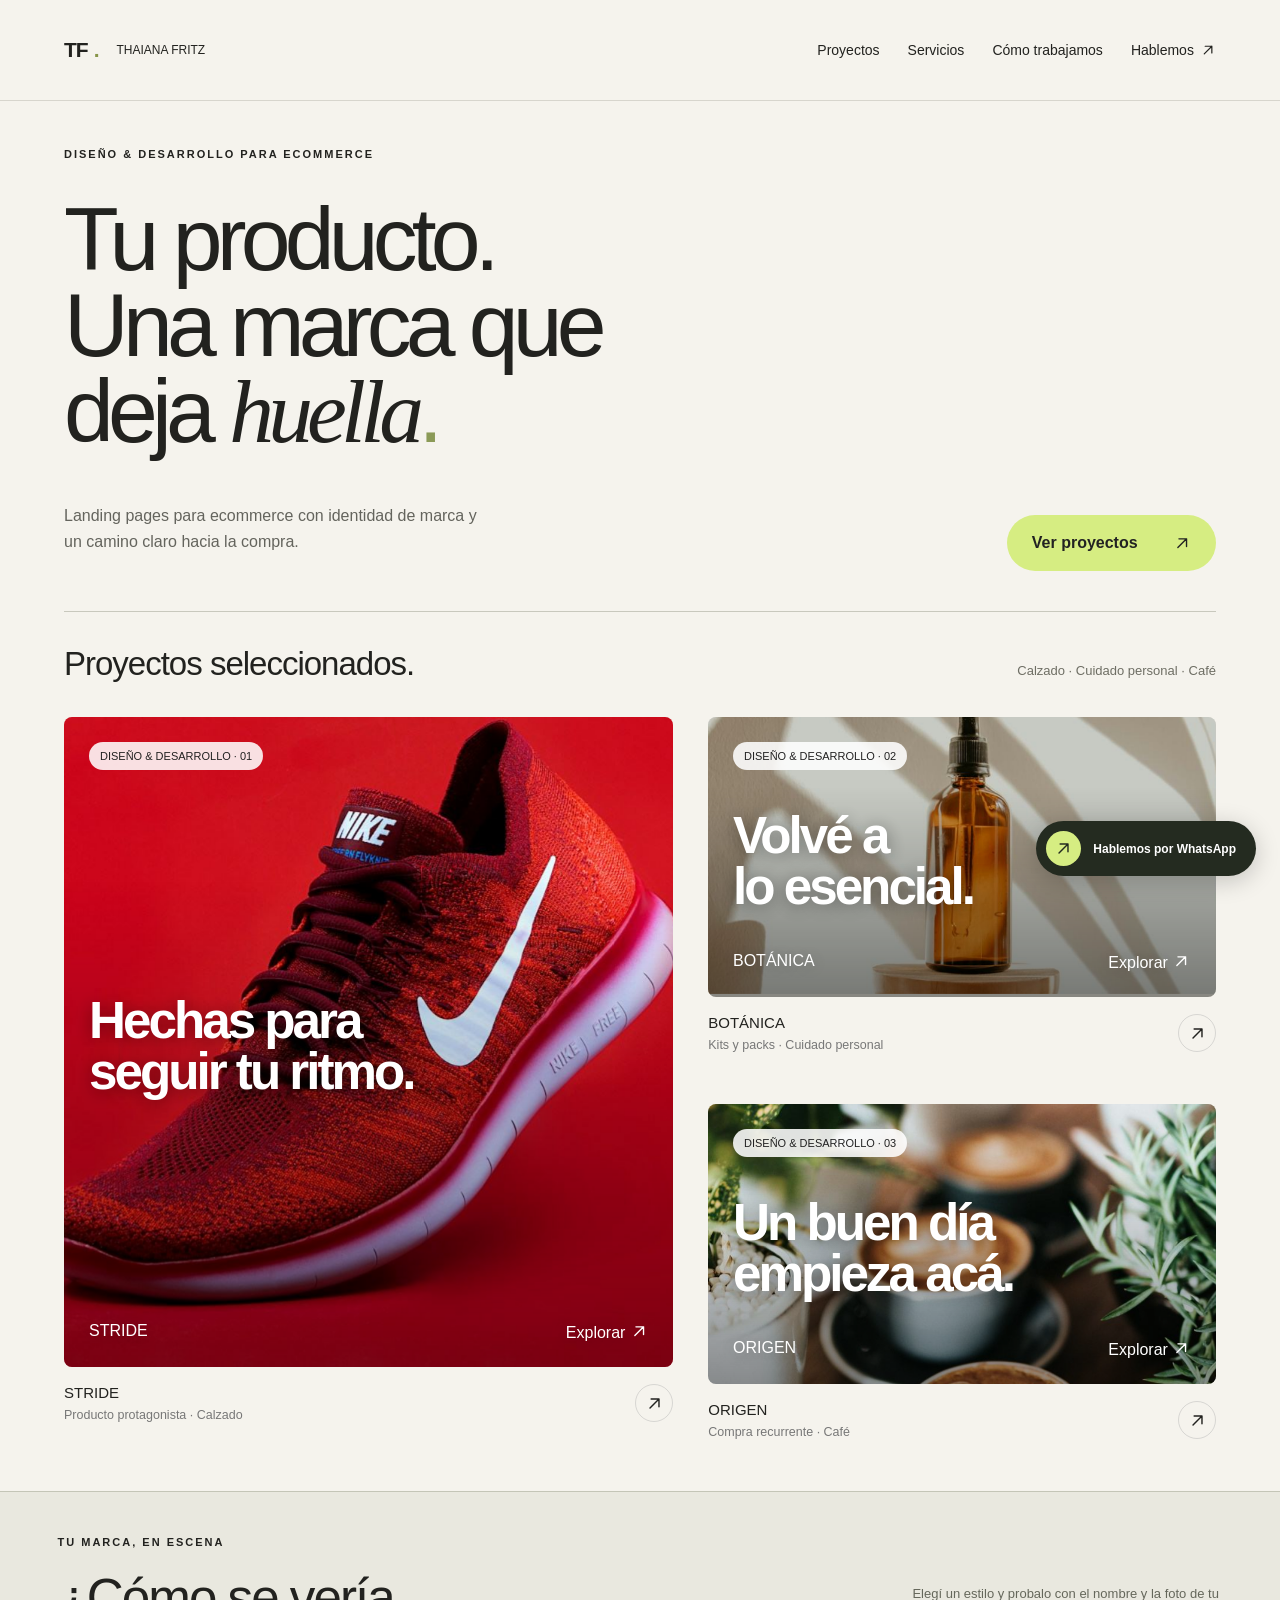
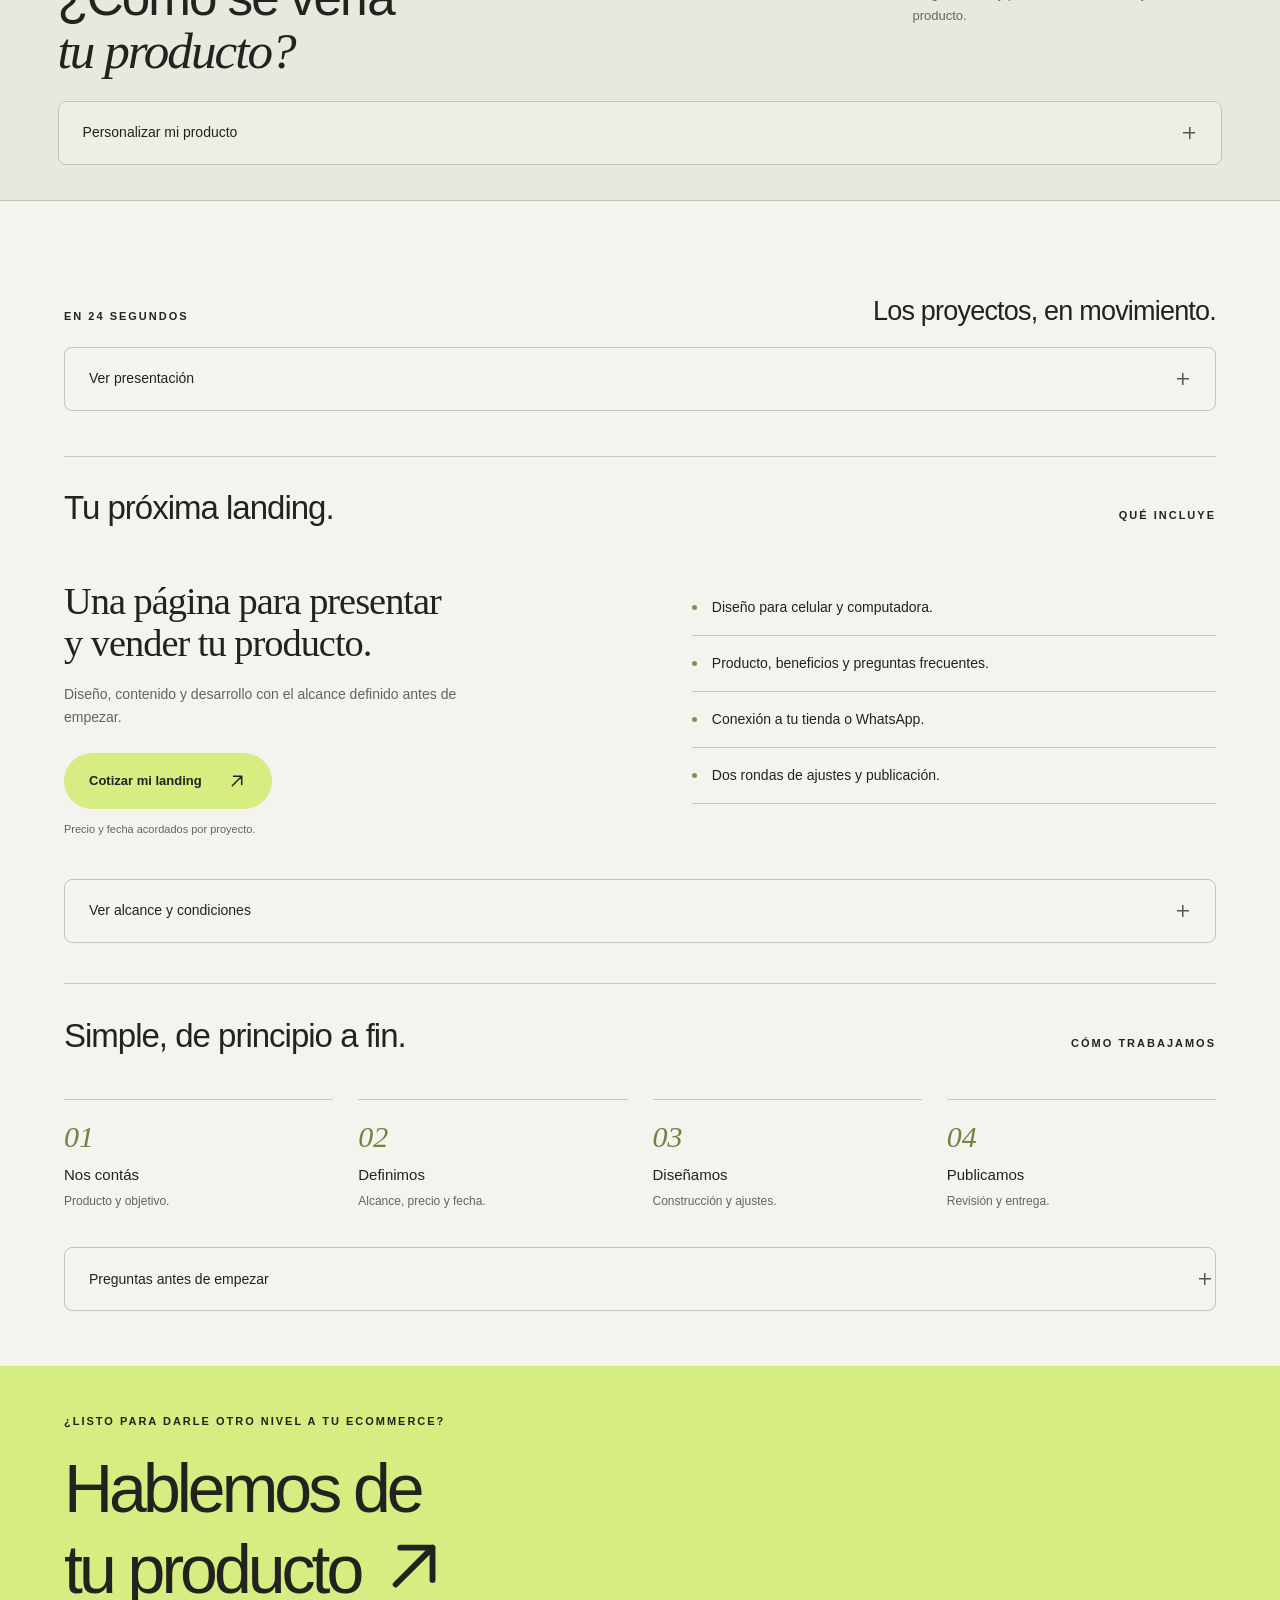
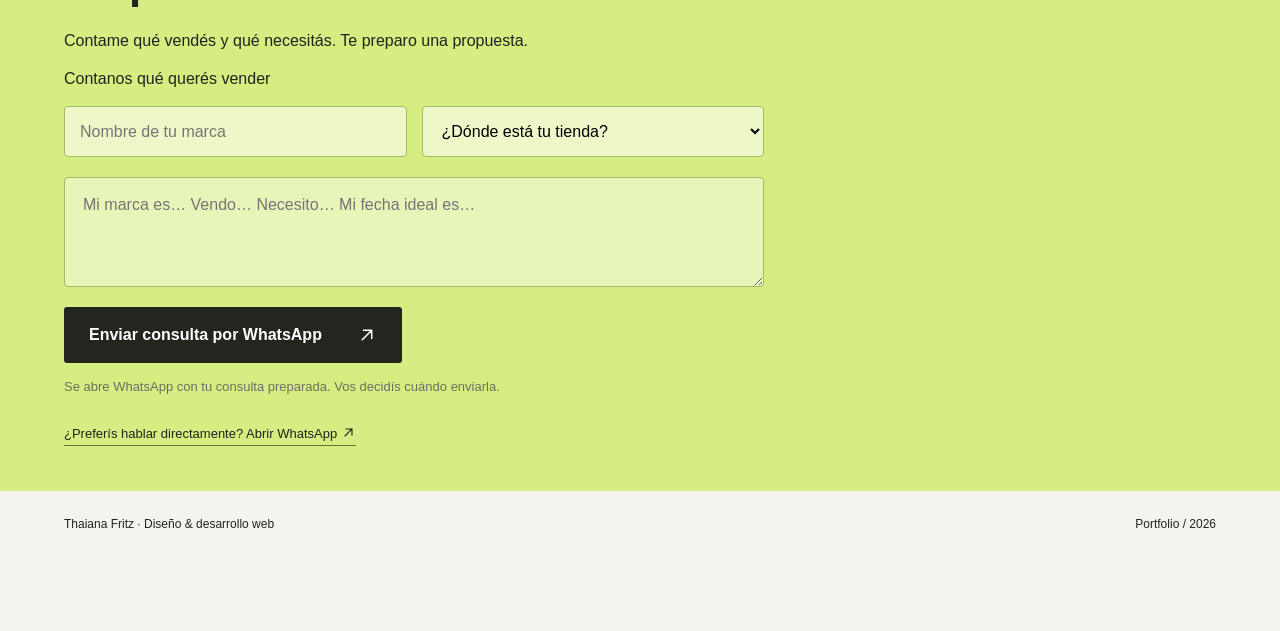
<file: index.html>
<!DOCTYPE html><html lang="es"><head><meta charset="UTF-8"><meta name="viewport" content="width=device-width,initial-scale=1"><meta name="description" content="Diseño y desarrollo de landing pages para ecommerce. Portfolio de Thaiana Fritz."><title>Thaiana Fritz — Ecommerce & Landing Pages</title><link rel="stylesheet" href="/style.css?v=clean-disclosures-2"></head><body class="theme-studio"><div class="scroll-progress" aria-hidden="true"></div><a class="skip-link" href="#contenido">Saltar al contenido</a><nav><a class="brand" href="/">TF<span style="color:#879549">.</span> <span style="font-size:12px;letter-spacing:0;font-weight:400;margin-left:12px">THAIANA FRITZ</span></a><div class="links"><a href="/#proyectos">Proyectos</a><a href="/#servicios">Servicios</a><a href="/#proceso">Cómo trabajamos</a><a href="https://wa.me/5493754660412?text=Hola%20Thaiana%2C%20me%20interesa%20una%20landing%20page%20para%20mi%20ecommerce.%20%C2%BFPodemos%20conversar%20sobre%20mi%20proyecto%3F" target="_blank" rel="noopener noreferrer">Hablemos <svg class="ui-arrow" viewBox="0 0 24 24" aria-hidden="true" focusable="false"><path d="M4 12h16m-7-7 7 7-7 7" transform="rotate(-45 12 12)"/></svg></a></div></nav><main id="contenido"><div class="wrap"><section class="hero"><span class="eyebrow">Diseño & desarrollo para ecommerce</span><h1>Tu producto.<br>Una marca que<br>deja <em>huella</em><span style="color:#8b9a57">.</span></h1><div class="hero-bottom"><p class="intro">Landing pages para ecommerce con identidad de marca y un camino claro hacia la compra.</p><div class="hero-actions"><a class="btn lime" href="#proyectos">Ver proyectos <span><svg class="ui-arrow" viewBox="0 0 24 24" aria-hidden="true" focusable="false"><path d="M4 12h16m-7-7 7 7-7 7" transform="rotate(-45 12 12)"/></svg></span></a></div></div></section><section id="proyectos" class="reveal"><div class="section-top"><h2>Proyectos seleccionados.</h2><span class="muted">Calzado · Cuidado personal · Café</span></div><div class="work"><a class="card" href="/stride.html"><div class="visual"><img src="/assets/sneaker.jpg" alt="STRIDE: fotografía de producto" loading="lazy"><div class="vtext"><span class="pill">DISEÑO & DESARROLLO · 01</span><strong>Hechas para<br>seguir tu ritmo.</strong><span>STRIDE <span style="float:right">Explorar <svg class="ui-arrow" viewBox="0 0 24 24" aria-hidden="true" focusable="false"><path d="M4 12h16m-7-7 7 7-7 7" transform="rotate(-45 12 12)"/></svg></span></span></div></div><div class="caption"><div>STRIDE<small>Producto protagonista · Calzado</small></div><span><svg class="ui-arrow" viewBox="0 0 24 24" aria-hidden="true" focusable="false"><path d="M4 12h16m-7-7 7 7-7 7" transform="rotate(-45 12 12)"/></svg></span></div></a><a class="card" href="/botanica.html"><div class="visual"><img src="/assets/skincare.jpg" alt="BOTÁNICA: fotografía de producto" loading="lazy"><div class="vtext"><span class="pill">DISEÑO & DESARROLLO · 02</span><strong>Volvé a<br>lo esencial.</strong><span>BOTÁNICA <span style="float:right">Explorar <svg class="ui-arrow" viewBox="0 0 24 24" aria-hidden="true" focusable="false"><path d="M4 12h16m-7-7 7 7-7 7" transform="rotate(-45 12 12)"/></svg></span></span></div></div><div class="caption"><div>BOTÁNICA<small>Kits y packs · Cuidado personal</small></div><span><svg class="ui-arrow" viewBox="0 0 24 24" aria-hidden="true" focusable="false"><path d="M4 12h16m-7-7 7 7-7 7" transform="rotate(-45 12 12)"/></svg></span></div></a><a class="card" href="/origen.html"><div class="visual"><img src="/assets/coffee.jpg" alt="ORIGEN: fotografía de producto" loading="lazy"><div class="vtext"><span class="pill">DISEÑO & DESARROLLO · 03</span><strong>Un buen día<br>empieza acá.</strong><span>ORIGEN <span style="float:right">Explorar <svg class="ui-arrow" viewBox="0 0 24 24" aria-hidden="true" focusable="false"><path d="M4 12h16m-7-7 7 7-7 7" transform="rotate(-45 12 12)"/></svg></span></span></div></div><div class="caption"><div>ORIGEN<small>Compra recurrente · Café</small></div><span><svg class="ui-arrow" viewBox="0 0 24 24" aria-hidden="true" focusable="false"><path d="M4 12h16m-7-7 7 7-7 7" transform="rotate(-45 12 12)"/></svg></span></div></a></div></section><section class="brand-lab" id="tu-marca" aria-labelledby="lab-title"><div class="lab-intro"><div><span class="eyebrow">TU MARCA, EN ESCENA</span><h2 id="lab-title">¿Cómo se vería<br><em>tu producto?</em></h2></div><p>Elegí un estilo y probalo con el nombre y la foto de tu producto.</p></div><details class="content-disclosure" id="lab-disclosure"><summary>Personalizar mi producto<span class="disclosure-plus" aria-hidden="true"></span></summary><div class="disclosure-body"><div class="lab-workspace"><div class="lab-controls"><div class="lab-step"><span>01</span><h3>Elegí una dirección.</h3></div><div class="direction-options" role="group" aria-label="Dirección visual"><button class="direction-choice active" data-direction="impacto" aria-pressed="true"><i class="direction-swatch impact-swatch"></i><span>Impacto<small>Fuerte. Directa. Imposible de ignorar.</small></span><b><svg class="ui-arrow" viewBox="0 0 24 24" aria-hidden="true" focusable="false"><path d="M4 12h16m-7-7 7 7-7 7" transform="rotate(-45 12 12)"/></svg></b></button><button class="direction-choice" data-direction="esencial" aria-pressed="false"><i class="direction-swatch essential-swatch"></i><span>Esencial<small>Cálida. Sutil. Con espacio para respirar.</small></span><b><svg class="ui-arrow" viewBox="0 0 24 24" aria-hidden="true" focusable="false"><path d="M4 12h16m-7-7 7 7-7 7" transform="rotate(-45 12 12)"/></svg></b></button><button class="direction-choice" data-direction="editorial" aria-pressed="false"><i class="direction-swatch editorial-swatch"></i><span>Editorial<small>Carácter. Historia. Atención al detalle.</small></span><b><svg class="ui-arrow" viewBox="0 0 24 24" aria-hidden="true" focusable="false"><path d="M4 12h16m-7-7 7 7-7 7" transform="rotate(-45 12 12)"/></svg></b></button></div><div class="lab-step"><span>02</span><h3>Hacelo tuyo.</h3></div><label for="lab-brand">Tu marca</label><input id="lab-brand" maxlength="28" placeholder="Nombre de tu marca" autocomplete="organization"><label for="lab-product">Tu producto</label><input id="lab-product" maxlength="48" placeholder="Nombre de tu producto"><label class="photo-upload" for="lab-photo"><span>＋ Agregar foto de mi producto</span><small>JPG, PNG o WebP · hasta 8 MB</small></label><input type="file" id="lab-photo" accept="image/jpeg,image/png,image/webp"><div class="upload-feedback"><span id="photo-status" aria-live="polite"></span><button id="reset-photo" class="hide" type="button">Quitar foto</button></div><p class="lab-privacy">Tu foto queda en tu navegador; no se envía con la consulta.</p></div><div class="lab-stage"><div class="lab-stage-toolbar"><span><i></i> TU MARCA, EN ESCENA</span><div role="group" aria-label="Formato de vista"><button class="viewport-choice active" data-viewport="wide" aria-pressed="true">Web</button><button class="viewport-choice" data-viewport="phone" aria-pressed="false">Celular</button></div></div><div class="lab-canvas" data-direction="impacto" data-viewport="wide"><div class="lab-mini-nav"><span id="preview-brand">TU MARCA</span><span>EST. 2026 &nbsp; <svg class="ui-arrow" viewBox="0 0 24 24" aria-hidden="true" focusable="false"><path d="M4 12h16m-7-7 7 7-7 7" transform="rotate(-45 12 12)"/></svg></span></div><div class="lab-preview-grid"><div class="lab-preview-copy"><span id="preview-eyebrow">HECHO PARA DESTACAR</span><h3 id="preview-heading">Que se<br>haga notar.</h3><p id="preview-description">Un producto con personalidad merece una presentación a su altura.</p><span class="preview-product" id="preview-product">Tu próximo favorito</span><button id="preview-action" type="button">Lo quiero <span><svg class="ui-arrow" viewBox="0 0 24 24" aria-hidden="true" focusable="false"><path d="M4 12h16m-7-7 7 7-7 7" transform="rotate(-45 12 12)"/></svg></span></button></div><div class="lab-preview-image"><img id="preview-photo" loading="lazy" src="/assets/sneaker.jpg" alt="Producto de referencia para explorar la dirección visual" width="1000" height="1200"></div></div><div class="lab-mini-footer"><span>DISEÑO CON IDENTIDAD.</span><span>01 — TU PRÓXIMO PASO</span></div></div><p class="lab-caption">Esta es una primera dirección. La landing se diseña alrededor de tu producto, tu público y tu objetivo.</p></div></div><div class="lab-bottom"><p>¿Encontraste una dirección que va con tu marca?<br><strong>Convirtámosla en tu próxima landing.</strong></p><button id="use-direction" class="btn lime">Quiero esta dirección para mi marca <span><svg class="ui-arrow" viewBox="0 0 24 24" aria-hidden="true" focusable="false"><path d="M4 12h16m-7-7 7 7-7 7" transform="rotate(-45 12 12)"/></svg></span></button></div><p class="lab-status" id="direction-status" aria-live="polite"></p></div></details></section><section class="showreel-section" id="video" aria-labelledby="showreel-title"><div class="compact-heading"><span class="eyebrow">EN 24 SEGUNDOS</span><h2 id="showreel-title">Los proyectos, en movimiento.</h2></div><details class="content-disclosure" id="video-disclosure"><summary>Ver presentación<span class="disclosure-plus" aria-hidden="true"></span></summary><div class="disclosure-body"><div class="showreel-player"><video controls playsinline preload="none" poster="/assets/portfolio-video-poster.jpg" width="960" height="540" aria-label="Presentación de los proyectos de Thaiana Fritz"><source src="/assets/portfolio-presentacion.mp4" type="video/mp4"><track kind="captions" src="/assets/portfolio-es.vtt" srclang="es" label="Español">Tu navegador no puede reproducir el video. <a href="/assets/portfolio-presentacion.mp4">Abrir video</a>.</video><div class="showreel-meta"><span>24 segundos · Sin audio</span><a href="/assets/portfolio-presentacion.mp4" download="Thaiana_Fritz_Portfolio.mp4">Descargar video</a></div><details class="video-transcript"><summary>Leer presentación</summary><p>Diseño y desarrollo de landing pages para ecommerce. STRIDE presenta un producto protagonista y selección de talle. BOTÁNICA compara presentaciones individuales y packs. ORIGEN permite elegir molienda y modalidad de entrega. Hablemos de tu producto en fritzthai.github.io.</p></details></div></div></details></section><section id="servicios" class="offer-section"><div class="section-top"><h2>Tu próxima landing.</h2><span class="eyebrow">QUÉ INCLUYE</span></div><div class="offer-compact"><div><h3>Una página para presentar<br>y vender tu producto.</h3><p>Diseño, contenido y desarrollo con el alcance definido antes de empezar.</p><a class="btn lime" href="#contacto">Cotizar mi landing <svg class="ui-arrow" viewBox="0 0 24 24" aria-hidden="true" focusable="false"><path d="M4 12h16m-7-7 7 7-7 7" transform="rotate(-45 12 12)"/></svg></a><p class="offer-small">Precio y fecha acordados por proyecto.</p></div><ul class="offer-summary"><li>Diseño para celular y computadora.</li><li>Producto, beneficios y preguntas frecuentes.</li><li>Conexión a tu tienda o WhatsApp.</li><li>Dos rondas de ajustes y publicación.</li></ul></div><details class="content-disclosure offer-disclosure"><summary>Ver alcance y condiciones<span class="disclosure-plus" aria-hidden="true"></span></summary><div class="disclosure-body"><div class="offer-includes"><h3>Tu landing incluye</h3><ul><li><span>01</span><div><strong>Diseño para celular y computadora</strong><p>Una composición adaptada a cada pantalla y a la identidad de tu marca.</p></div></li><li><span>02</span><div><strong>Contenido orientado a la compra</strong><p>Presentación del producto, beneficios, preguntas frecuentes y llamados a la acción, con la información que nos compartís.</p></div></li><li><span>03</span><div><strong>Conexión al destino acordado</strong><p>Botón hacia tu producto, carrito o WhatsApp, según las posibilidades de tu plataforma.</p></div></li><li><span>04</span><div><strong>Dos rondas de ajustes</strong><p>Revisamos el diseño y el contenido dentro del alcance acordado.</p></div></li><li><span>05</span><div><strong>Revisión y publicación</strong><p>Comprobamos enlaces, funciones y adaptación de la página antes de entregarla, con accesos y destino definidos.</p></div></li></ul></div><div class="offer-handoff"><article><h4>Vos traés</h4><p>Tu producto, fotos, precio, identidad visual y las condiciones de venta. Revisamos juntos qué material falta.</p></article><article><h4>Recibís</h4><p>Una landing publicada en el destino acordado y una guía breve para los cambios que puedas gestionar.</p></article><article><h4>Acordamos antes</h4><p>Plataforma, secciones, integraciones, precio y fecha. Dominio, planes, aplicaciones, anuncios y automatizaciones se presupuestan aparte cuando correspondan.</p></article></div></div></details></section><section class="process-section" id="proceso"><div class="section-top"><h2>Simple, de principio a fin.</h2><span class="eyebrow">CÓMO TRABAJAMOS</span></div><ol class="process-compact"><li><span>01</span><strong>Nos contás</strong><p>Producto y objetivo.</p></li><li><span>02</span><strong>Definimos</strong><p>Alcance, precio y fecha.</p></li><li><span>03</span><strong>Diseñamos</strong><p>Construcción y ajustes.</p></li><li><span>04</span><strong>Publicamos</strong><p>Revisión y entrega.</p></li></ol></section><section class="studio-faq compact-faq"><details class="content-disclosure"><summary>Preguntas antes de empezar<span class="disclosure-plus" aria-hidden="true"></span></summary><div class="disclosure-body"><details><summary>¿Qué necesitás de mi marca?</summary><p>El producto, su precio, fotos, identidad visual y la información de envío y cambios. Revisamos lo que tenés y acordamos qué material falta.</p></details><details><summary>¿Podemos trabajar sobre mi tienda actual?</summary><p>Sí. Primero revisamos tu plataforma y sus posibilidades para definir la implementación adecuada. Si usás Shopify o Tiendanube, contanos qué plan y diseño tenés.</p></details><details><summary>¿Qué ajustes incluye?</summary><p>La propuesta base incluye dos rondas de ajustes sobre diseño y contenido dentro del alcance acordado. Nuevas secciones o funciones se evalúan por separado.</p></details><details><summary>¿Cuánto cuesta y cuánto demora?</summary><p>Te pasamos una propuesta con precio y fecha después de conocer el producto y el alcance. Los acordamos antes de iniciar el trabajo.</p></details><details><summary>¿Incluye anuncios o automatizaciones?</summary><p>Se cotizan por separado cuando el proyecto los necesita. La propuesta detalla las funciones y servicios incluidos.</p></details></div></details></section></div><section class="contact" id="contacto"><span class="eyebrow">¿Listo para darle otro nivel a tu ecommerce?</span><h2>Hablemos de<br>tu producto <svg class="ui-arrow" viewBox="0 0 24 24" aria-hidden="true" focusable="false"><path d="M4 12h16m-7-7 7 7-7 7" transform="rotate(-45 12 12)"/></svg></h2><p>Contame qué vendés y qué necesitás. Te preparo una propuesta.</p><label for="brief">Contanos qué querés vender</label><div class="brief-fields"><input id="client-brand" placeholder="Nombre de tu marca" aria-label="Nombre de tu marca"><select id="client-platform" aria-label="Plataforma de tu tienda"><option value="">¿Dónde está tu tienda?</option><option>Tiendanube</option><option>Shopify</option><option>Otra plataforma</option><option>Todavía no tengo tienda</option></select></div><textarea id="brief" maxlength="4000" rows="4" placeholder="Mi marca es… Vendo… Necesito… Mi fecha ideal es…"></textarea><button class="primary" id="copy">Enviar consulta por WhatsApp <svg class="ui-arrow" viewBox="0 0 24 24" aria-hidden="true" focusable="false"><path d="M4 12h16m-7-7 7 7-7 7" transform="rotate(-45 12 12)"/></svg></button><p class="muted" id="copy-state" aria-live="polite">Se abre WhatsApp con tu consulta preparada. Vos decidís cuándo enviarla.</p><a class="direct-whatsapp" href="https://wa.me/5493754660412?text=Hola%20Thaiana%2C%20me%20interesa%20una%20landing%20page%20para%20mi%20ecommerce.%20%C2%BFPodemos%20conversar%20sobre%20mi%20proyecto%3F" target="_blank" rel="noopener noreferrer">¿Preferís hablar directamente? Abrir WhatsApp <svg class="ui-arrow" viewBox="0 0 24 24" aria-hidden="true" focusable="false"><path d="M4 12h16m-7-7 7 7-7 7" transform="rotate(-45 12 12)"/></svg></a></section></main><footer class="footer"><span>Thaiana Fritz · Diseño & desarrollo web</span><span>Portfolio / 2026</span></footer><a class="whatsapp-float" href="https://wa.me/5493754660412?text=Hola%20Thaiana%2C%20me%20interesa%20una%20landing%20page%20para%20mi%20ecommerce.%20%C2%BFPodemos%20conversar%20sobre%20mi%20proyecto%3F" target="_blank" rel="noopener noreferrer" aria-label="Contactar a Thaiana por WhatsApp"><span aria-hidden="true"><svg class="ui-arrow" viewBox="0 0 24 24" aria-hidden="true" focusable="false"><path d="M4 12h16m-7-7 7 7-7 7" transform="rotate(-45 12 12)"/></svg></span> Hablemos por WhatsApp</a><div class="toast hide" role="status"></div><script src="/app.js?v=clean-disclosures-2"></script></body></html>
</file>
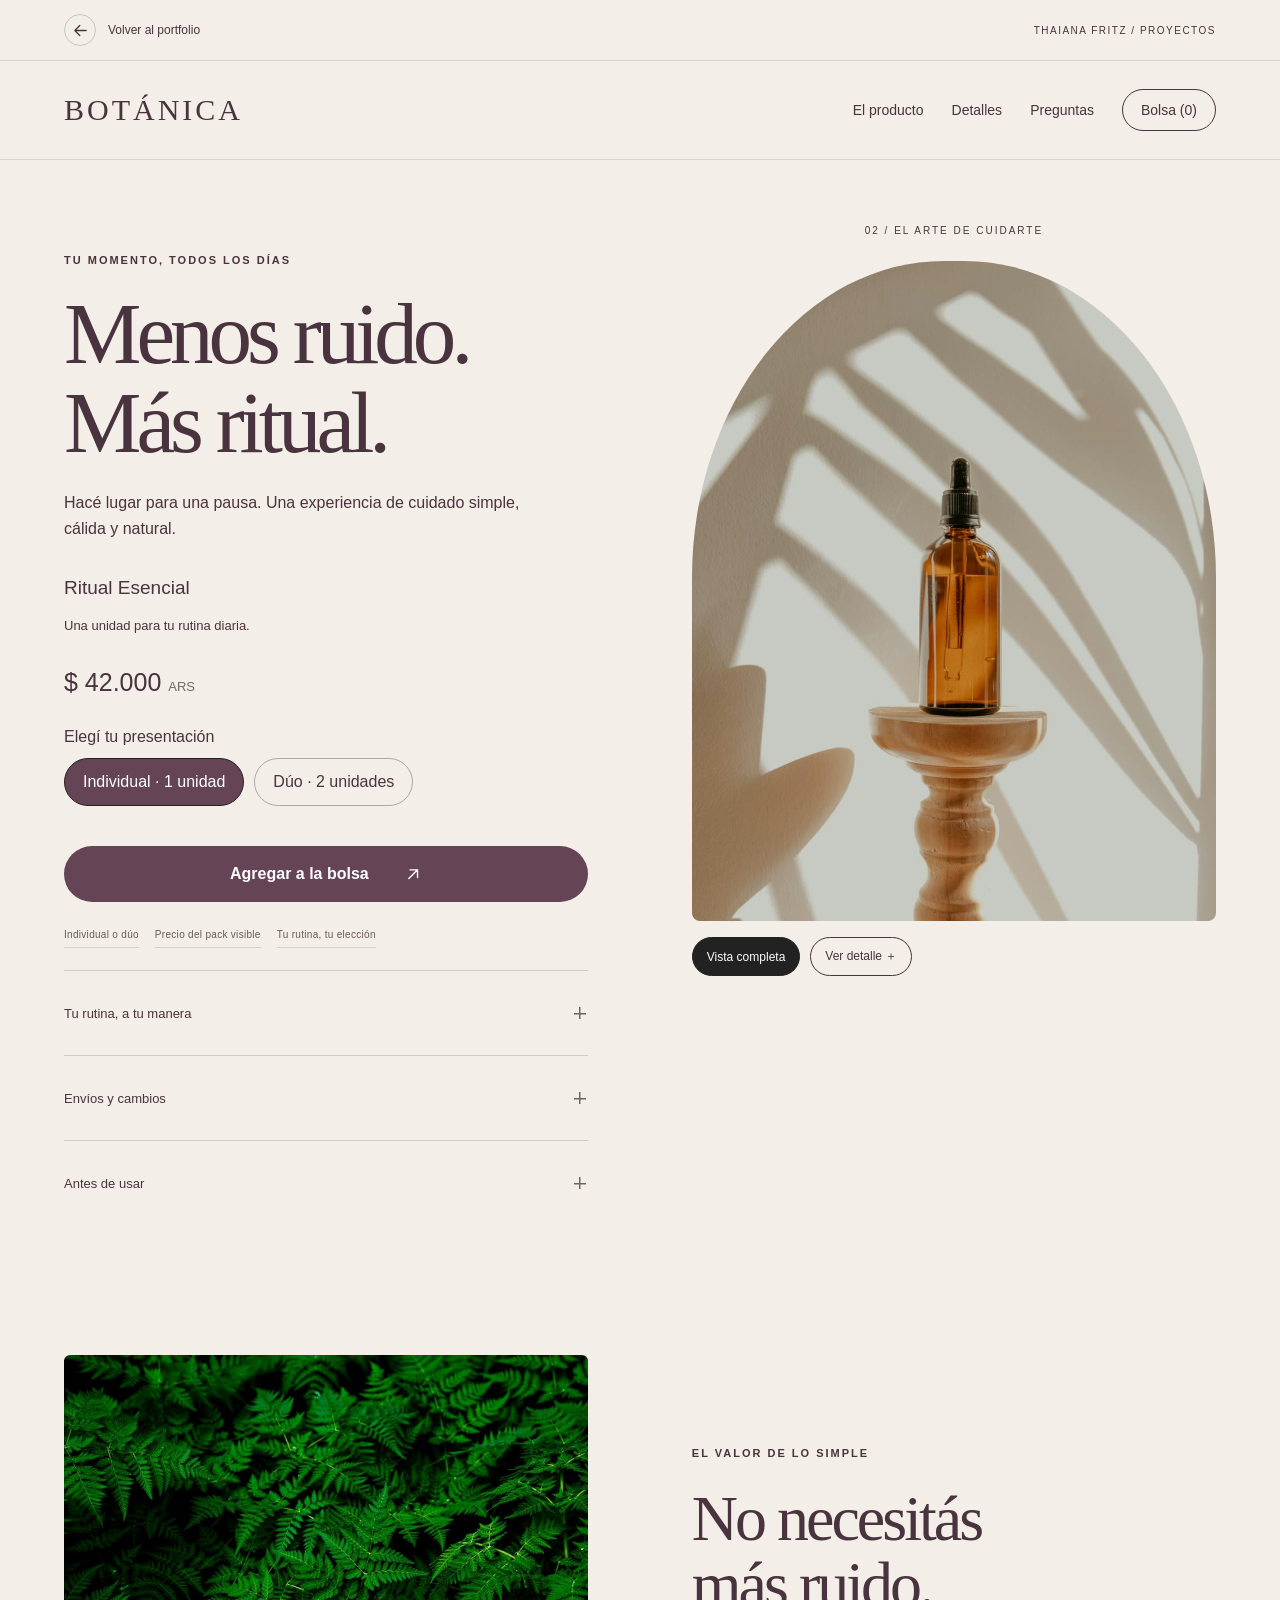
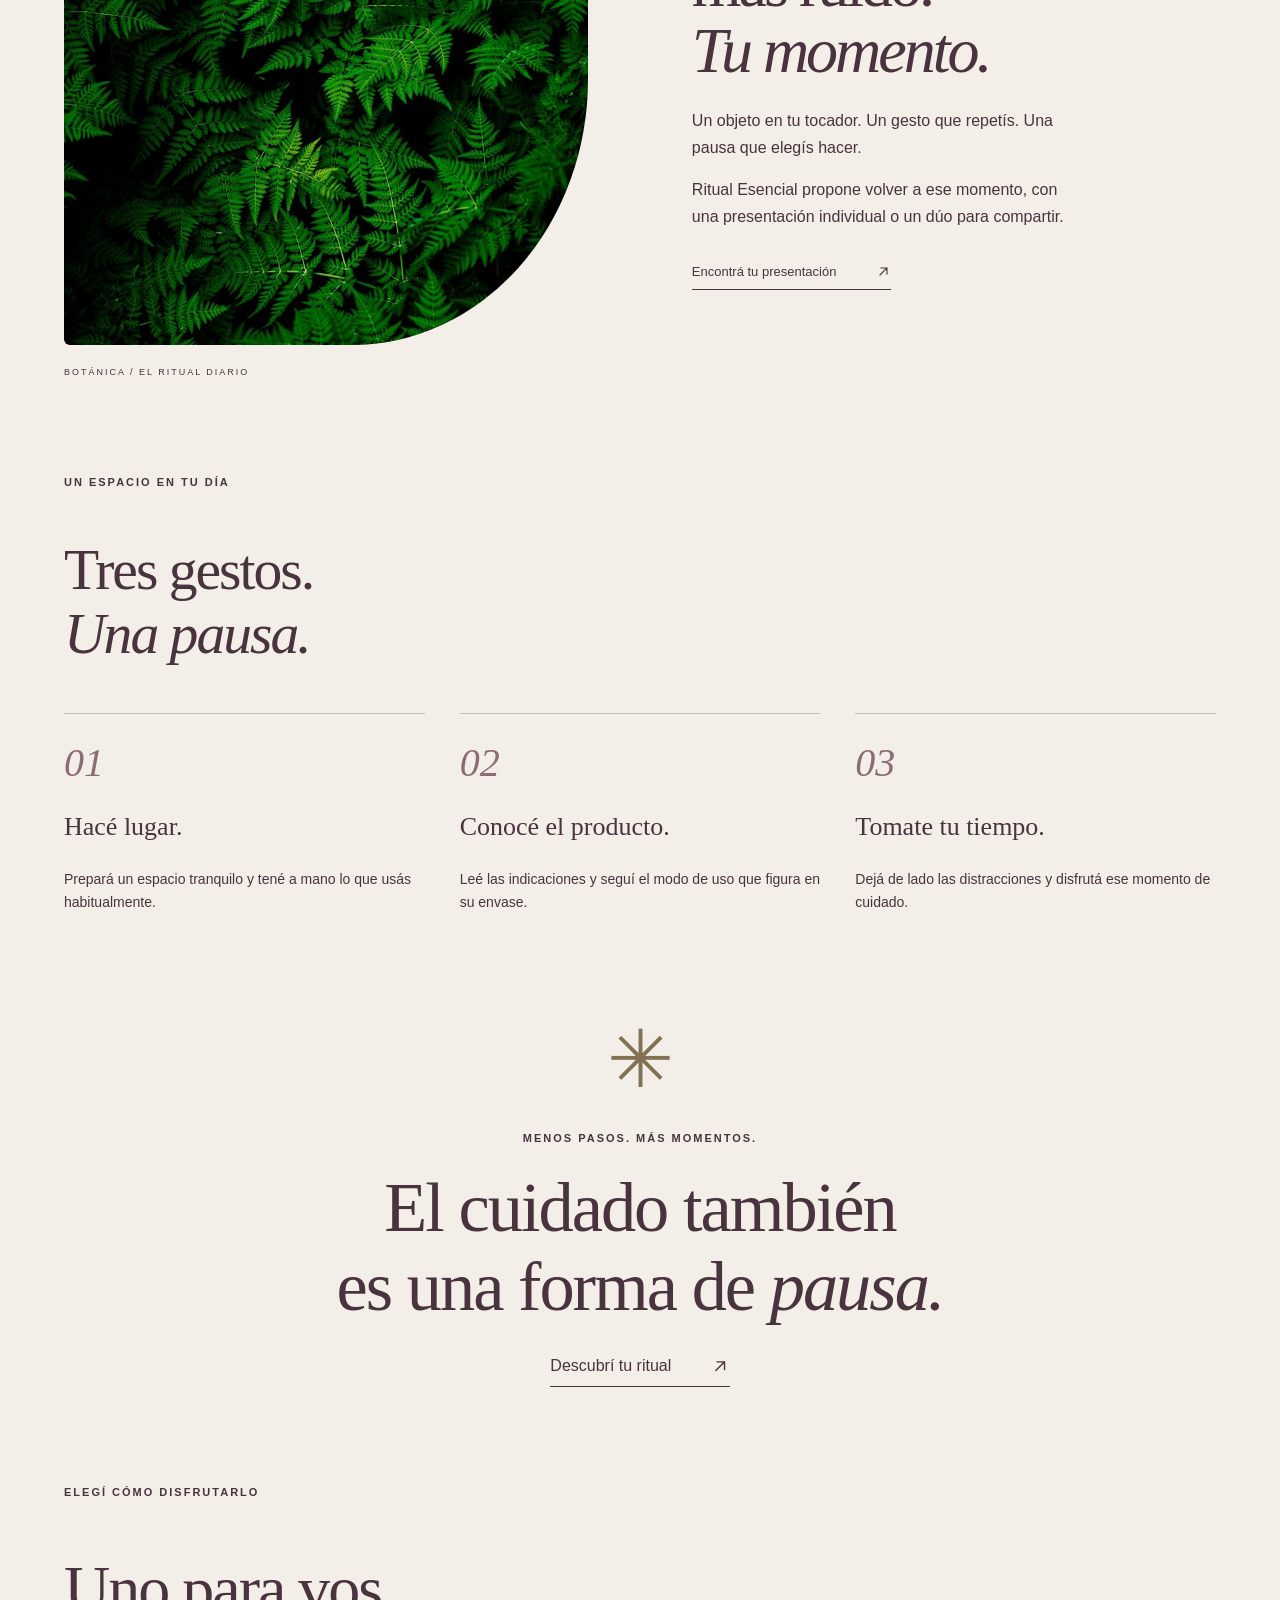
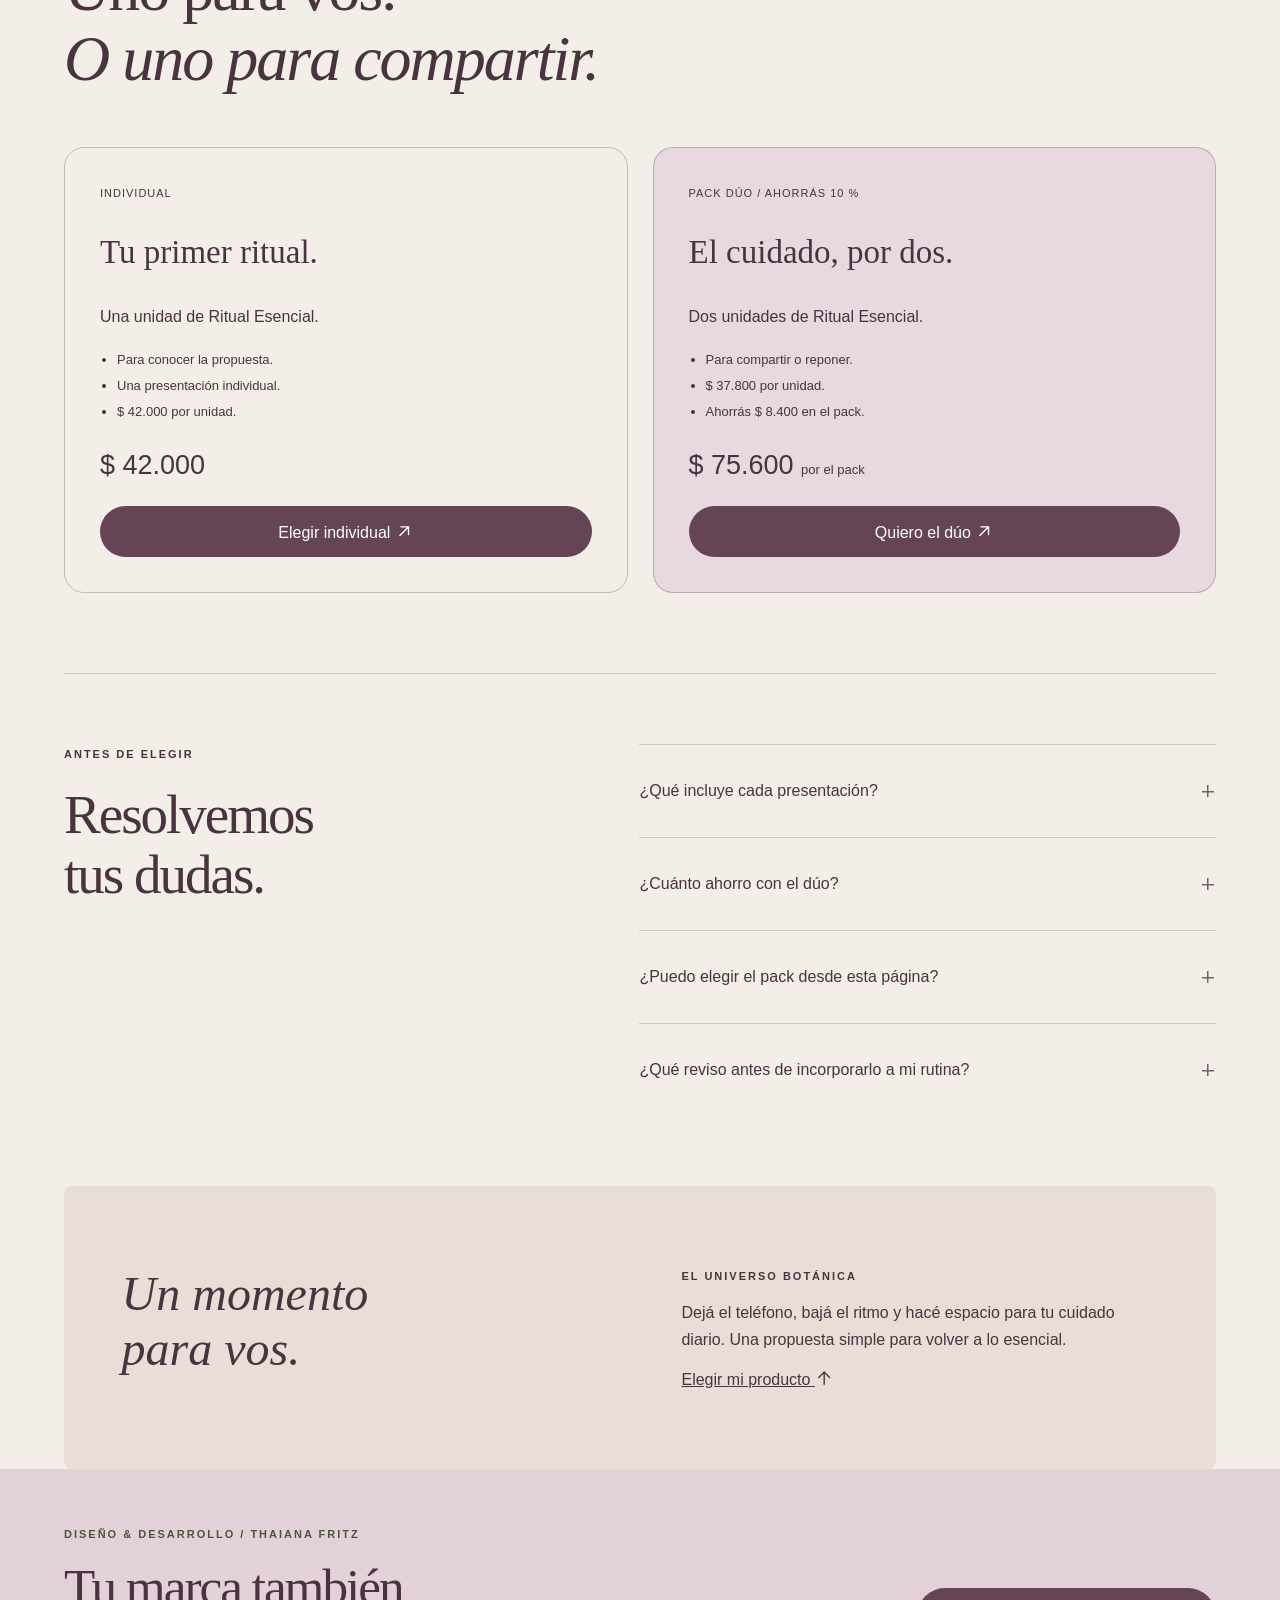
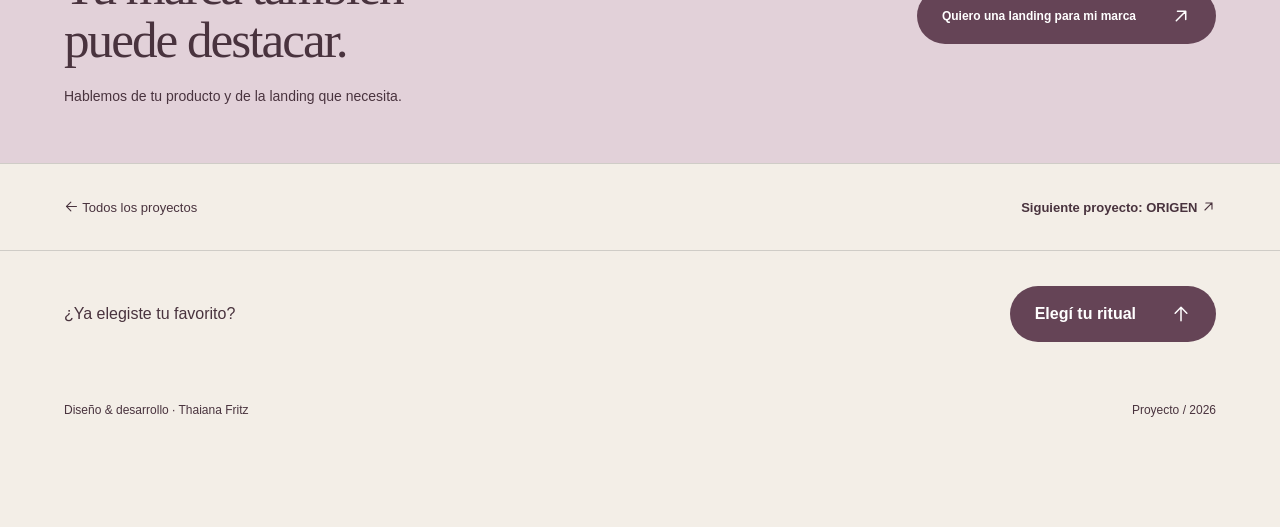
<file: botanica.html>
<!DOCTYPE html><html lang="es"><head><meta charset="UTF-8"><meta name="viewport" content="width=device-width,initial-scale=1"><meta name="description" content="Diseño y desarrollo de landing pages para ecommerce. Portfolio de Thaiana Fritz."><title>BOTÁNICA — Proyecto | Thaiana Fritz</title><link rel="stylesheet" href="/style.css?v=clean-disclosures-2"></head><body class="theme-botanica"><div class="scroll-progress" aria-hidden="true"></div><a class="skip-link" href="#contenido">Saltar al contenido</a><div class="project-bar"><a class="back-link" href="/#proyectos"><span><svg class="ui-arrow" viewBox="0 0 24 24" aria-hidden="true" focusable="false"><path d="M4 12h16m-7-7 7 7-7 7" transform="rotate(180 12 12)"/></svg></span> Volver al portfolio</a><span>THAIANA FRITZ / PROYECTOS</span></div><nav><a class="brand" href="/botanica.html">BOTÁNICA</a><div class="links"><a href="#producto">El producto</a><a href="#detalles">Detalles</a><a href="#preguntas">Preguntas</a><button id="open-cart" style="border:0;background:none">Bolsa (<span id="count">0</span>)</button></div></nav><main id="contenido" style="--original-background:#eee9df"><div class="wrap"><section class="product reveal" id="producto"><div class="product-art"><div class="image-viewport"><span class="art-index">02 / EL ARTE DE CUIDARTE</span><img class="product-image" src="/assets/skincare.jpg" alt="Fotografía de Ritual Esencial"></div><div class="gallery-controls" aria-label="Vistas del producto"><button class="view-switch active" data-view="full" aria-pressed="true">Vista completa</button><button class="view-switch" data-view="detail" aria-pressed="false">Ver detalle ＋</button></div></div><div class="product-info"><span class="eyebrow">TU MOMENTO, TODOS LOS DÍAS</span><h1>Menos ruido.<br>Más ritual.</h1><p>Hacé lugar para una pausa. Una experiencia de cuidado simple, cálida y natural.</p><h2 style="font-size:19px;font-weight:400;margin-top:35px">Ritual Esencial</h2><p class="bundle-description" aria-live="polite">Una unidad para tu rutina diaria.</p><p class="price">$ 42.000 <span class="muted">ARS</span></p><span class="field-label" id="variant-label">Elegí tu presentación</span><div class="options" role="group" aria-label="Opciones del producto"><button aria-pressed="false" class="option" data-price="$ 42.000" data-description="Una unidad para tu rutina diaria.">Individual · 1 unidad</button><button aria-pressed="false" class="option" data-price="$ 75.600" data-description="Dos unidades. 10 % menos que comprarlas por separado.">Dúo · 2 unidades</button></div><button class="primary buy" id="add" data-name="Ritual Esencial" data-price="$ 42.000" data-image="skincare">Agregar a la bolsa <span><svg class="ui-arrow" viewBox="0 0 24 24" aria-hidden="true" focusable="false"><path d="M4 12h16m-7-7 7 7-7 7" transform="rotate(-45 12 12)"/></svg></span></button><div class="decision-strip"><span>Individual o dúo</span><span>Precio del pack visible</span><span>Tu rutina, tu elección</span></div><details><summary>Tu rutina, a tu manera</summary><p>Elegí una presentación individual o llevá el dúo. Revisá el contenido y las indicaciones del producto antes de incorporarlo a tu rutina.</p></details><details><summary>Envíos y cambios</summary><p>Para conocer la disponibilidad, los costos de envío y las condiciones de cambio, consultá antes de realizar tu compra.</p></details><details><summary>Antes de usar</summary><p>Consultá los ingredientes y las indicaciones del envase. Si tenés dudas sobre su compatibilidad con tu piel, buscá asesoramiento profesional.</p></details></div></section><section class="botanica-editorial reveal" id="detalles"><div class="editorial-photo"><img src="/assets/skincare-scene.jpg" alt="Detalle de hojas verdes en un entorno natural" loading="lazy" width="1400" height="1100"><span>BOTÁNICA / EL RITUAL DIARIO</span></div><div class="editorial-copy"><span class="eyebrow">EL VALOR DE LO SIMPLE</span><h2>No necesitás<br>más ruido.<br><em>Tu momento.</em></h2><p>Un objeto en tu tocador. Un gesto que repetís. Una pausa que elegís hacer.</p><p>Ritual Esencial propone volver a ese momento, con una presentación individual o un dúo para compartir.</p><a class="text-action" href="#presentaciones">Encontrá tu presentación <svg class="ui-arrow" viewBox="0 0 24 24" aria-hidden="true" focusable="false"><path d="M4 12h16m-7-7 7 7-7 7" transform="rotate(-45 12 12)"/></svg></a></div></section><section class="routine-section reveal"><span class="eyebrow">UN ESPACIO EN TU DÍA</span><h2>Tres gestos.<br><em>Una pausa.</em></h2><div class="routine-grid"><article><span>01</span><h3>Hacé lugar.</h3><p>Prepará un espacio tranquilo y tené a mano lo que usás habitualmente.</p></article><article><span>02</span><h3>Conocé el producto.</h3><p>Leé las indicaciones y seguí el modo de uso que figura en su envase.</p></article><article><span>03</span><h3>Tomate tu tiempo.</h3><p>Dejá de lado las distracciones y disfrutá ese momento de cuidado.</p></article></div></section><section class="brand-interlude reveal"><span class="botanical-mark" aria-hidden="true">✳</span><span class="eyebrow">MENOS PASOS. MÁS MOMENTOS.</span><h2>El cuidado también<br>es una forma de <em>pausa.</em></h2><a class="text-action" href="#producto">Descubrí tu ritual <span><svg class="ui-arrow" viewBox="0 0 24 24" aria-hidden="true" focusable="false"><path d="M4 12h16m-7-7 7 7-7 7" transform="rotate(-45 12 12)"/></svg></span></a></section><section class="kit-section reveal" id="presentaciones"><span class="eyebrow">ELEGÍ CÓMO DISFRUTARLO</span><h2>Uno para vos.<br><em>O uno para compartir.</em></h2><div class="kit-grid"><article><span>INDIVIDUAL</span><h3>Tu primer ritual.</h3><p>Una unidad de Ritual Esencial.</p><ul><li>Para conocer la propuesta.</li><li>Una presentación individual.</li><li>$ 42.000 por unidad.</li></ul><strong>$ 42.000</strong><button class="kit-select" data-index="0">Elegir individual <svg class="ui-arrow" viewBox="0 0 24 24" aria-hidden="true" focusable="false"><path d="M4 12h16m-7-7 7 7-7 7" transform="rotate(-45 12 12)"/></svg></button></article><article><span class="kit-tag">PACK DÚO / AHORRÁS 10 %</span><h3>El cuidado, por dos.</h3><p>Dos unidades de Ritual Esencial.</p><ul><li>Para compartir o reponer.</li><li>$ 37.800 por unidad.</li><li>Ahorrás $ 8.400 en el pack.</li></ul><strong>$ 75.600 <small>por el pack</small></strong><button class="kit-select" data-index="1">Quiero el dúo <svg class="ui-arrow" viewBox="0 0 24 24" aria-hidden="true" focusable="false"><path d="M4 12h16m-7-7 7 7-7 7" transform="rotate(-45 12 12)"/></svg></button></article></div></section><section class="product-faq reveal" id="preguntas"><div class="faq-heading"><span class="eyebrow">ANTES DE ELEGIR</span><h2>Resolvemos<br>tus dudas.</h2></div><div><details><summary>¿Qué incluye cada presentación?</summary><p>La presentación individual incluye una unidad de Ritual Esencial. El dúo incluye dos unidades del mismo producto, con un precio total de $ 75.600.</p></details><details><summary>¿Cuánto ahorro con el dúo?</summary><p>Dos individuales cuestan $ 84.000. El pack dúo cuesta $ 75.600: ahorrás $ 8.400, un 10 % sobre la compra por separado.</p></details><details><summary>¿Puedo elegir el pack desde esta página?</summary><p>Sí. Podés seleccionarlo junto al producto o en la comparación de presentaciones. El precio y el resumen de la bolsa se actualizan con tu elección.</p></details><details><summary>¿Qué reviso antes de incorporarlo a mi rutina?</summary><p>La lista de ingredientes, el modo de uso y las indicaciones del envase. Para dudas sobre tu piel o compatibilidad con otros productos, consultá con un profesional.</p></details></div></section><section class="story reveal" id="historia"><h2>Un momento<br>para vos.</h2><div><span class="eyebrow">EL UNIVERSO BOTÁNICA</span><p>Dejá el teléfono, bajá el ritmo y hacé espacio para tu cuidado diario. Una propuesta simple para volver a lo esencial.</p><a href="#producto" style="text-decoration:underline">Elegir mi producto <svg class="ui-arrow" viewBox="0 0 24 24" aria-hidden="true" focusable="false"><path d="M4 12h16m-7-7 7 7-7 7" transform="rotate(-90 12 12)"/></svg></a></div></section></div><section class="hire-studio"><div><span class="eyebrow">DISEÑO & DESARROLLO / THAIANA FRITZ</span><h2>Tu marca también<br>puede destacar.</h2><p>Hablemos de tu producto y de la landing que necesita.</p></div><a class="btn" href="https://wa.me/5493754660412?text=Hola%20Thaiana%2C%20vi%20el%20proyecto%20BOTANICA%20en%20tu%20portfolio%20y%20quiero%20conversar%20sobre%20una%20landing%20para%20mi%20marca." target="_blank" rel="noopener noreferrer">Quiero una landing para mi marca <svg class="ui-arrow" viewBox="0 0 24 24" aria-hidden="true" focusable="false"><path d="M4 12h16m-7-7 7 7-7 7" transform="rotate(-45 12 12)"/></svg></a></section><section class="project-next"><a href="/#proyectos"><svg class="ui-arrow" viewBox="0 0 24 24" aria-hidden="true" focusable="false"><path d="M4 12h16m-7-7 7 7-7 7" transform="rotate(180 12 12)"/></svg> Todos los proyectos</a><a href="/origen.html">Siguiente proyecto: ORIGEN <svg class="ui-arrow" viewBox="0 0 24 24" aria-hidden="true" focusable="false"><path d="M4 12h16m-7-7 7 7-7 7" transform="rotate(-45 12 12)"/></svg></a></section><div class="product-final"><span>¿Ya elegiste tu favorito?</span><a class="btn" href="#producto">Elegí tu ritual <svg class="ui-arrow" viewBox="0 0 24 24" aria-hidden="true" focusable="false"><path d="M4 12h16m-7-7 7 7-7 7" transform="rotate(-90 12 12)"/></svg></a></div></main><div class="sticky-purchase" aria-label="Acceso rápido al producto"><div><strong>Ritual Esencial</strong><span class="sticky-price">$ 42.000</span></div><a href="#producto">Elegir presentación <svg class="ui-arrow" viewBox="0 0 24 24" aria-hidden="true" focusable="false"><path d="M4 12h16m-7-7 7 7-7 7" transform="rotate(-90 12 12)"/></svg></a></div><footer class="footer"><a href="/">Diseño & desarrollo · Thaiana Fritz</a><span>Proyecto / 2026</span></footer><div class="cart-overlay hide" id="cart-overlay"></div><aside class="drawer hide" id="cart" role="dialog" aria-modal="true" aria-label="Bolsa de compra" tabindex="-1"><button id="close-cart">Cerrar ×</button><h2>Tu bolsa.</h2><div id="cart-content"><p>Todavía no agregaste productos.</p></div><p class="muted">Vista de portfolio. La compra no está habilitada.</p></aside><div class="toast hide" role="status"></div><script src="/app.js?v=clean-disclosures-2"></script></body></html>
</file>
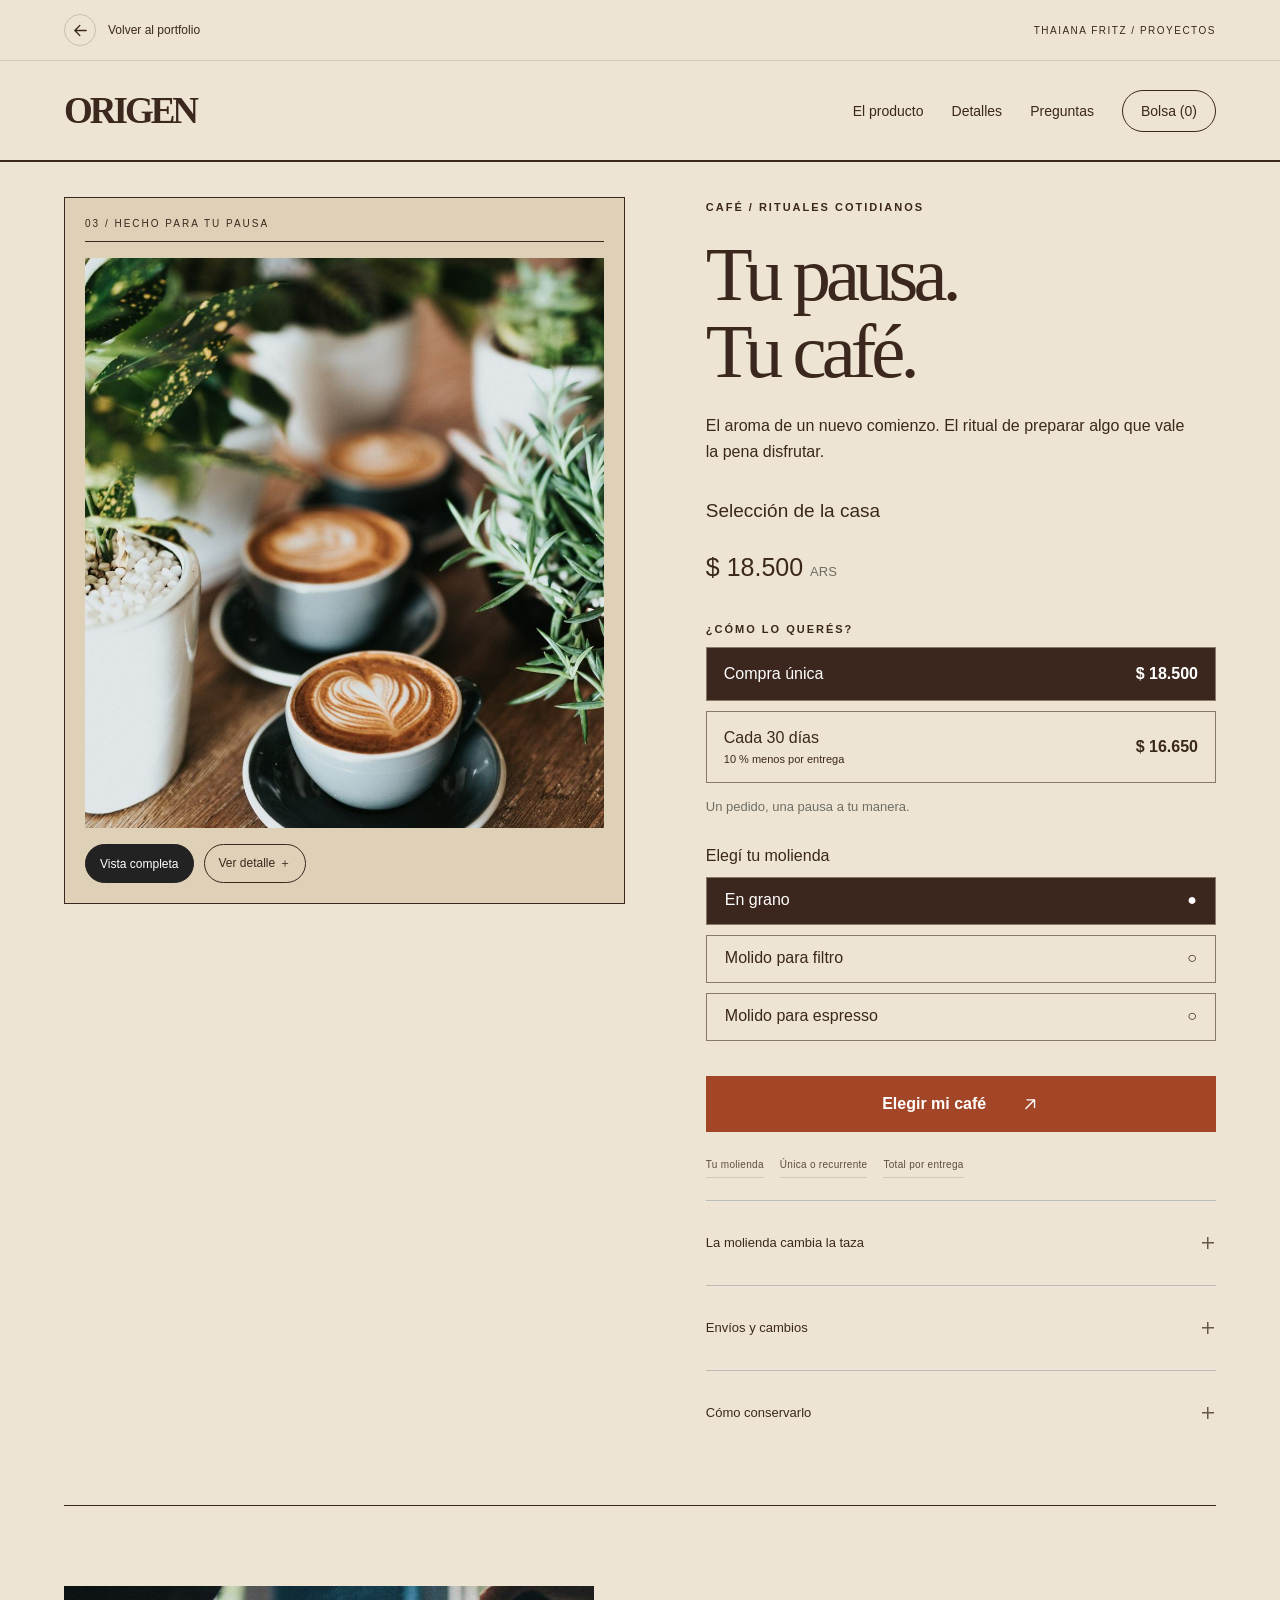
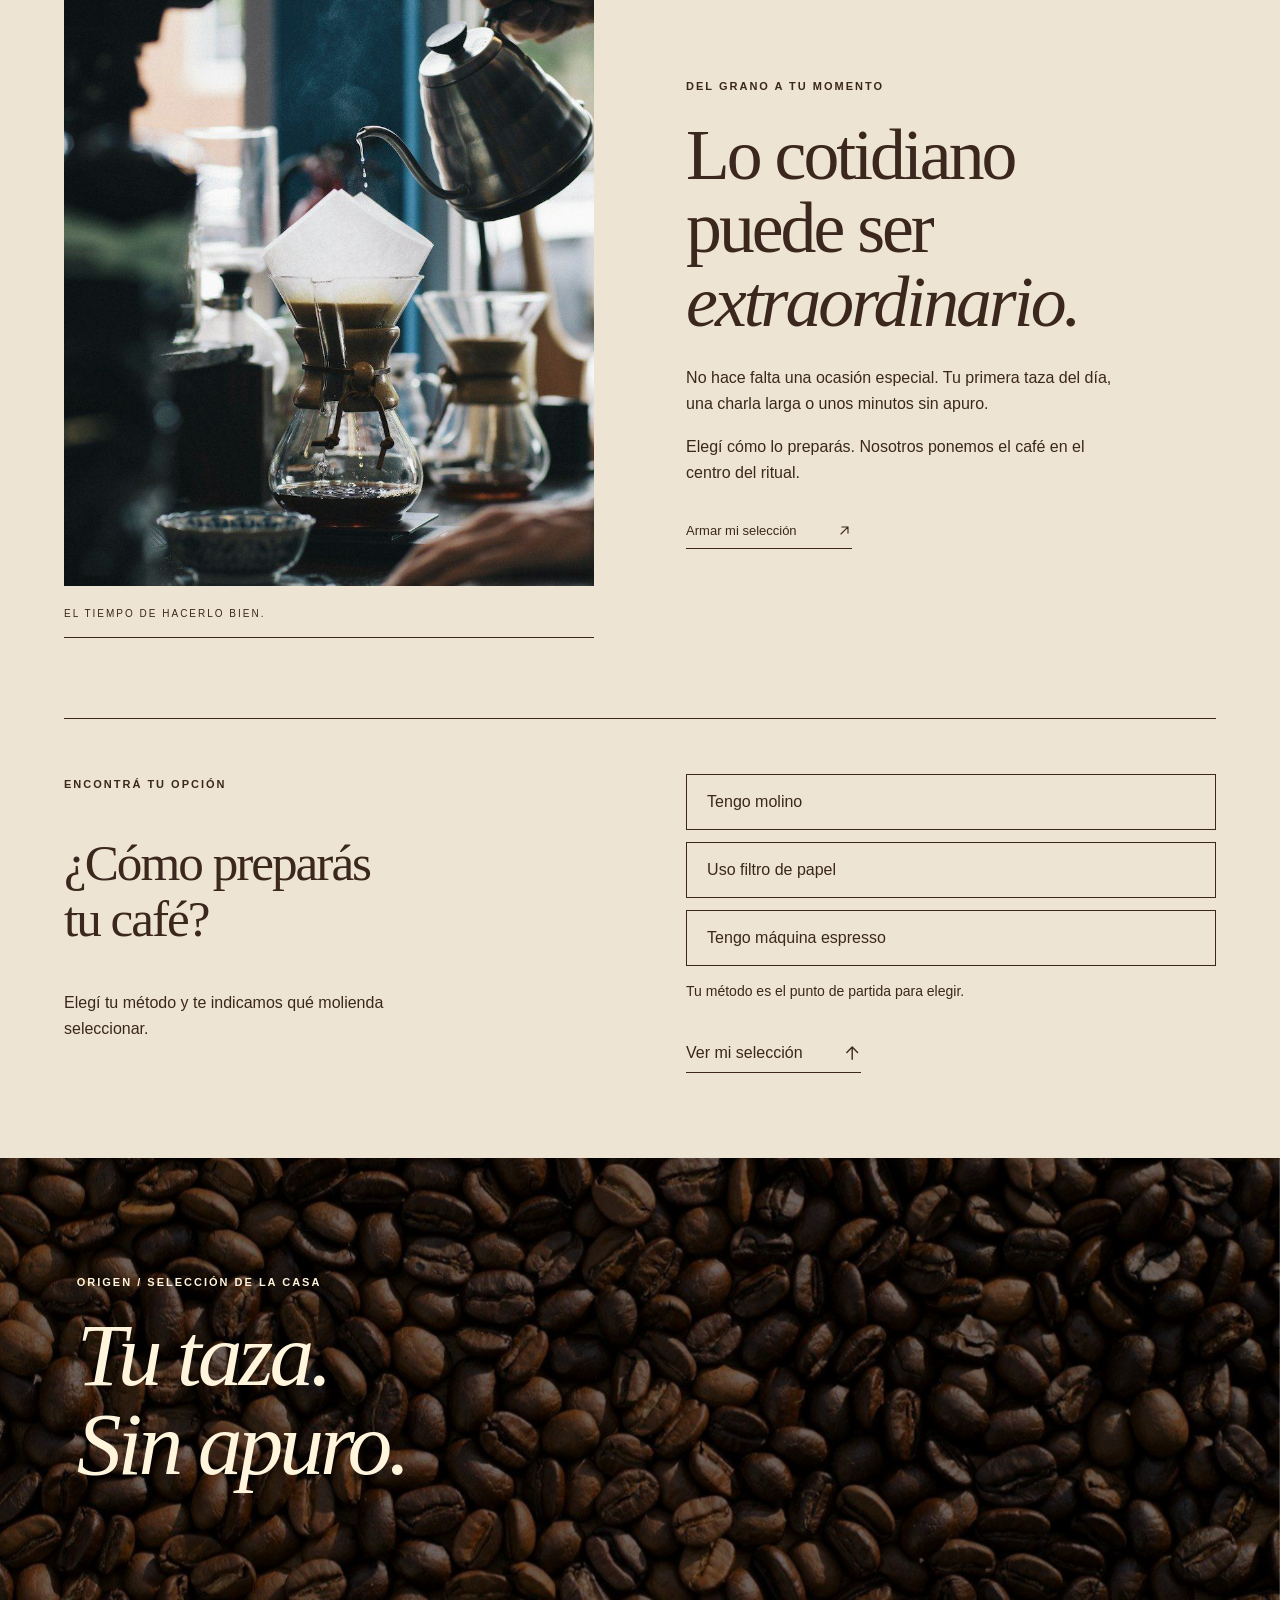
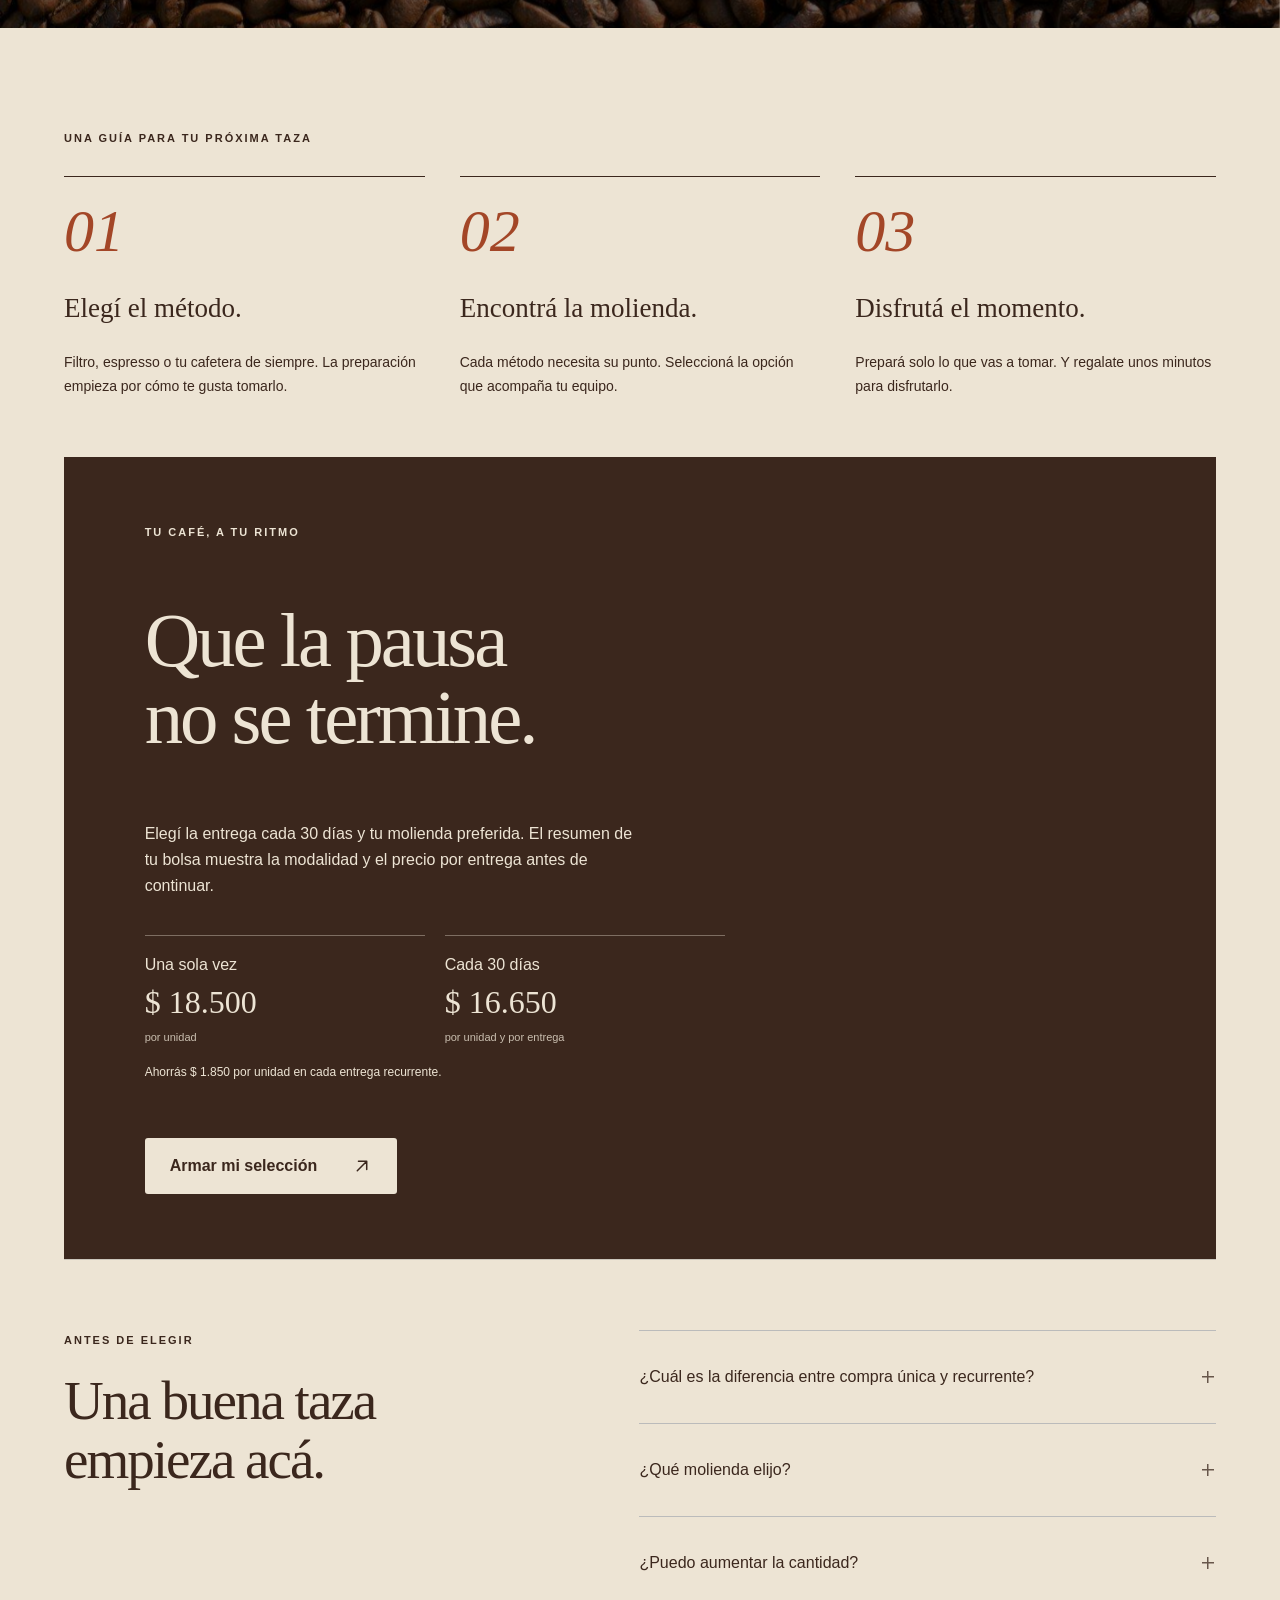
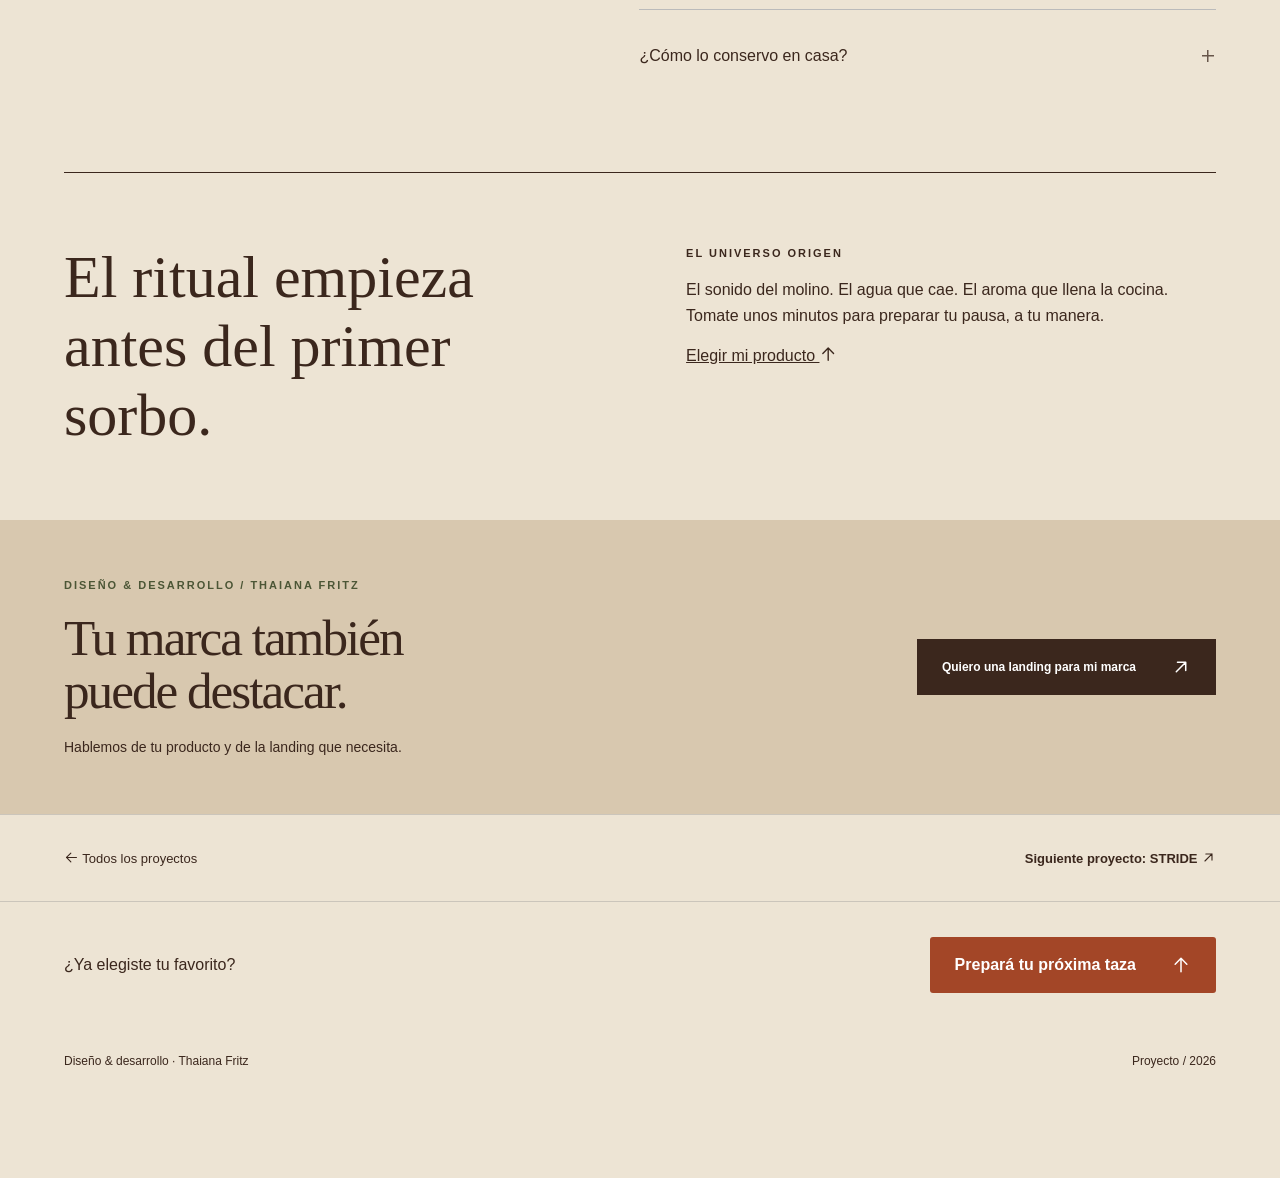
<file: origen.html>
<!DOCTYPE html><html lang="es"><head><meta charset="UTF-8"><meta name="viewport" content="width=device-width,initial-scale=1"><meta name="description" content="Diseño y desarrollo de landing pages para ecommerce. Portfolio de Thaiana Fritz."><title>ORIGEN — Proyecto | Thaiana Fritz</title><link rel="stylesheet" href="/style.css?v=clean-disclosures-2"></head><body class="theme-origen"><div class="scroll-progress" aria-hidden="true"></div><a class="skip-link" href="#contenido">Saltar al contenido</a><div class="project-bar"><a class="back-link" href="/#proyectos"><span><svg class="ui-arrow" viewBox="0 0 24 24" aria-hidden="true" focusable="false"><path d="M4 12h16m-7-7 7 7-7 7" transform="rotate(180 12 12)"/></svg></span> Volver al portfolio</a><span>THAIANA FRITZ / PROYECTOS</span></div><nav><a class="brand" href="/origen.html">ORIGEN</a><div class="links"><a href="#producto">El producto</a><a href="#detalles">Detalles</a><a href="#preguntas">Preguntas</a><button id="open-cart" style="border:0;background:none">Bolsa (<span id="count">0</span>)</button></div></nav><main id="contenido" style="--original-background:#eae3d7"><div class="wrap"><section class="product reveal" id="producto"><div class="product-art"><div class="image-viewport"><span class="art-index">03 / HECHO PARA TU PAUSA</span><img class="product-image" src="/assets/coffee.jpg" alt="Fotografía de Selección de la casa"></div><div class="gallery-controls" aria-label="Vistas del producto"><button class="view-switch active" data-view="full" aria-pressed="true">Vista completa</button><button class="view-switch" data-view="detail" aria-pressed="false">Ver detalle ＋</button></div></div><div class="product-info"><span class="eyebrow">CAFÉ / RITUALES COTIDIANOS</span><h1>Tu pausa.<br>Tu café.</h1><p>El aroma de un nuevo comienzo. El ritual de preparar algo que vale la pena disfrutar.</p><h2 style="font-size:19px;font-weight:400;margin-top:35px">Selección de la casa</h2><p class="price">$ 18.500 <span class="muted">ARS</span></p><div class="purchase-plans"><span class="eyebrow">¿CÓMO LO QUERÉS?</span><button class="plan selected" data-plan="Compra única" data-price="$ 18.500" aria-pressed="true"><span>Compra única</span><strong>$ 18.500</strong></button><button class="plan" data-plan="Entrega cada 30 días" data-price="$ 16.650" aria-pressed="false"><span>Cada 30 días <small>10 % menos por entrega</small></span><strong>$ 16.650</strong></button><p class="plan-caption muted" aria-live="polite">Un pedido, una pausa a tu manera.</p></div><span class="field-label" id="variant-label">Elegí tu molienda</span><div class="options" role="group" aria-label="Opciones del producto"><button aria-pressed="false" class="option">En grano</button><button aria-pressed="false" class="option">Molido para filtro</button><button aria-pressed="false" class="option">Molido para espresso</button></div><button class="primary buy" id="add" data-name="Selección de la casa" data-price="$ 18.500" data-image="coffee">Elegir mi café <span><svg class="ui-arrow" viewBox="0 0 24 24" aria-hidden="true" focusable="false"><path d="M4 12h16m-7-7 7 7-7 7" transform="rotate(-45 12 12)"/></svg></span></button><div class="decision-strip"><span>Tu molienda</span><span>Única o recurrente</span><span>Total por entrega</span></div><details><summary>La molienda cambia la taza</summary><p>En grano si tenés molino. Para filtro si preparás café con papel. Para espresso si usás una máquina de ese método. Elegí según cómo lo preparás en casa.</p></details><details><summary>Envíos y cambios</summary><p>Para conocer la disponibilidad, los costos de envío y las condiciones de cambio, consultá antes de realizar tu compra.</p></details><details><summary>Cómo conservarlo</summary><p>Guardalo bien cerrado, en un lugar fresco y seco, lejos de la luz y de olores intensos. Molé solo lo que vas a preparar para disfrutar mejor el aroma.</p></details></div></section><section class="coffee-storyboard reveal" id="detalles"><div class="coffee-story-photo"><img src="/assets/coffee-pour.jpg" alt="Preparación de una taza de café" width="1400" height="950" loading="lazy"><span>EL TIEMPO DE HACERLO BIEN.</span></div><div><span class="eyebrow">DEL GRANO A TU MOMENTO</span><h2>Lo cotidiano<br>puede ser<br><em>extraordinario.</em></h2><p>No hace falta una ocasión especial. Tu primera taza del día, una charla larga o unos minutos sin apuro.</p><p>Elegí cómo lo preparás. Nosotros ponemos el café en el centro del ritual.</p><a class="text-action" href="#producto">Armar mi selección <svg class="ui-arrow" viewBox="0 0 24 24" aria-hidden="true" focusable="false"><path d="M4 12h16m-7-7 7 7-7 7" transform="rotate(-45 12 12)"/></svg></a></div></section><section class="brew-finder reveal"><div><span class="eyebrow">ENCONTRÁ TU OPCIÓN</span><h2>¿Cómo preparás<br>tu café?</h2><p>Elegí tu método y te indicamos qué molienda seleccionar.</p></div><div class="brew-panel"><div class="brew-buttons" role="group" aria-label="Método de preparación"><button class="brew-choice" data-brew="0" aria-pressed="false">Tengo molino</button><button class="brew-choice" data-brew="1" aria-pressed="false">Uso filtro de papel</button><button class="brew-choice" data-brew="2" aria-pressed="false">Tengo máquina espresso</button></div><p id="brew-advice" aria-live="polite">Tu método es el punto de partida para elegir.</p><a class="text-action" href="#producto">Ver mi selección <svg class="ui-arrow" viewBox="0 0 24 24" aria-hidden="true" focusable="false"><path d="M4 12h16m-7-7 7 7-7 7" transform="rotate(-90 12 12)"/></svg></a></div></section><section class="coffee-still reveal"><img src="/assets/coffee-beans.jpg" alt="Granos y preparación de café" loading="lazy" width="1400" height="950"><div><span class="eyebrow">ORIGEN / SELECCIÓN DE LA CASA</span><h2>Tu taza.<br>Sin apuro.</h2></div></section><section class="coffee-notes reveal"><span class="eyebrow">UNA GUÍA PARA TU PRÓXIMA TAZA</span><div><article><b>01</b><h3>Elegí el método.</h3><p>Filtro, espresso o tu cafetera de siempre. La preparación empieza por cómo te gusta tomarlo.</p></article><article><b>02</b><h3>Encontrá la molienda.</h3><p>Cada método necesita su punto. Seleccioná la opción que acompaña tu equipo.</p></article><article><b>03</b><h3>Disfrutá el momento.</h3><p>Prepará solo lo que vas a tomar. Y regalate unos minutos para disfrutarlo.</p></article></div></section><section class="subscription-section reveal"><span class="eyebrow">TU CAFÉ, A TU RITMO</span><h2>Que la pausa<br>no se termine.</h2><p>Elegí la entrega cada 30 días y tu molienda preferida. El resumen de tu bolsa muestra la modalidad y el precio por entrega antes de continuar.</p><div class="plan-comparison"><div><span>Una sola vez</span><strong>$ 18.500</strong><small>por unidad</small></div><div><span>Cada 30 días</span><strong>$ 16.650</strong><small>por unidad y por entrega</small></div><p>Ahorrás $ 1.850 por unidad en cada entrega recurrente.</p></div><a class="btn" href="#producto">Armar mi selección <svg class="ui-arrow" viewBox="0 0 24 24" aria-hidden="true" focusable="false"><path d="M4 12h16m-7-7 7 7-7 7" transform="rotate(-45 12 12)"/></svg></a></section><section class="product-faq reveal" id="preguntas"><div class="faq-heading"><span class="eyebrow">ANTES DE ELEGIR</span><h2>Una buena taza<br>empieza acá.</h2></div><div><details><summary>¿Cuál es la diferencia entre compra única y recurrente?</summary><p>La compra única tiene un precio de $ 18.500. La opción cada 30 días tiene un precio de $ 16.650 por entrega: un 10 % menos. Tu modalidad queda visible en el resumen.</p></details><details><summary>¿Qué molienda elijo?</summary><p>En grano si contás con molino. Molido para filtro para preparaciones con filtro de papel. Molido para espresso si utilizás una máquina de ese método.</p></details><details><summary>¿Puedo aumentar la cantidad?</summary><p>Sí. Desde la bolsa podés sumar o quitar unidades. Si elegiste compra recurrente, el total indica el importe por entrega.</p></details><details><summary>¿Cómo lo conservo en casa?</summary><p>Guardalo bien cerrado en un lugar fresco, seco y protegido de la luz. Si lo comprás en grano, moler al momento de preparar ayuda a disfrutar su aroma.</p></details></div></section><section class="story reveal" id="historia"><h2>El ritual empieza<br>antes del primer sorbo.</h2><div><span class="eyebrow">EL UNIVERSO ORIGEN</span><p>El sonido del molino. El agua que cae. El aroma que llena la cocina. Tomate unos minutos para preparar tu pausa, a tu manera.</p><a href="#producto" style="text-decoration:underline">Elegir mi producto <svg class="ui-arrow" viewBox="0 0 24 24" aria-hidden="true" focusable="false"><path d="M4 12h16m-7-7 7 7-7 7" transform="rotate(-90 12 12)"/></svg></a></div></section></div><section class="hire-studio"><div><span class="eyebrow">DISEÑO & DESARROLLO / THAIANA FRITZ</span><h2>Tu marca también<br>puede destacar.</h2><p>Hablemos de tu producto y de la landing que necesita.</p></div><a class="btn" href="https://wa.me/5493754660412?text=Hola%20Thaiana%2C%20vi%20el%20proyecto%20ORIGEN%20en%20tu%20portfolio%20y%20quiero%20conversar%20sobre%20una%20landing%20para%20mi%20marca." target="_blank" rel="noopener noreferrer">Quiero una landing para mi marca <svg class="ui-arrow" viewBox="0 0 24 24" aria-hidden="true" focusable="false"><path d="M4 12h16m-7-7 7 7-7 7" transform="rotate(-45 12 12)"/></svg></a></section><section class="project-next"><a href="/#proyectos"><svg class="ui-arrow" viewBox="0 0 24 24" aria-hidden="true" focusable="false"><path d="M4 12h16m-7-7 7 7-7 7" transform="rotate(180 12 12)"/></svg> Todos los proyectos</a><a href="/stride.html">Siguiente proyecto: STRIDE <svg class="ui-arrow" viewBox="0 0 24 24" aria-hidden="true" focusable="false"><path d="M4 12h16m-7-7 7 7-7 7" transform="rotate(-45 12 12)"/></svg></a></section><div class="product-final"><span>¿Ya elegiste tu favorito?</span><a class="btn" href="#producto">Prepará tu próxima taza <svg class="ui-arrow" viewBox="0 0 24 24" aria-hidden="true" focusable="false"><path d="M4 12h16m-7-7 7 7-7 7" transform="rotate(-90 12 12)"/></svg></a></div></main><div class="sticky-purchase" aria-label="Acceso rápido al producto"><div><strong>Selección de la casa</strong><span class="sticky-price">$ 18.500</span></div><a href="#producto">Elegir mi café <svg class="ui-arrow" viewBox="0 0 24 24" aria-hidden="true" focusable="false"><path d="M4 12h16m-7-7 7 7-7 7" transform="rotate(-90 12 12)"/></svg></a></div><footer class="footer"><a href="/">Diseño & desarrollo · Thaiana Fritz</a><span>Proyecto / 2026</span></footer><div class="cart-overlay hide" id="cart-overlay"></div><aside class="drawer hide" id="cart" role="dialog" aria-modal="true" aria-label="Bolsa de compra" tabindex="-1"><button id="close-cart">Cerrar ×</button><h2>Tu bolsa.</h2><div id="cart-content"><p>Todavía no agregaste productos.</p></div><p class="muted">Vista de portfolio. La compra no está habilitada.</p></aside><div class="toast hide" role="status"></div><script src="/app.js?v=clean-disclosures-2"></script></body></html>
</file>
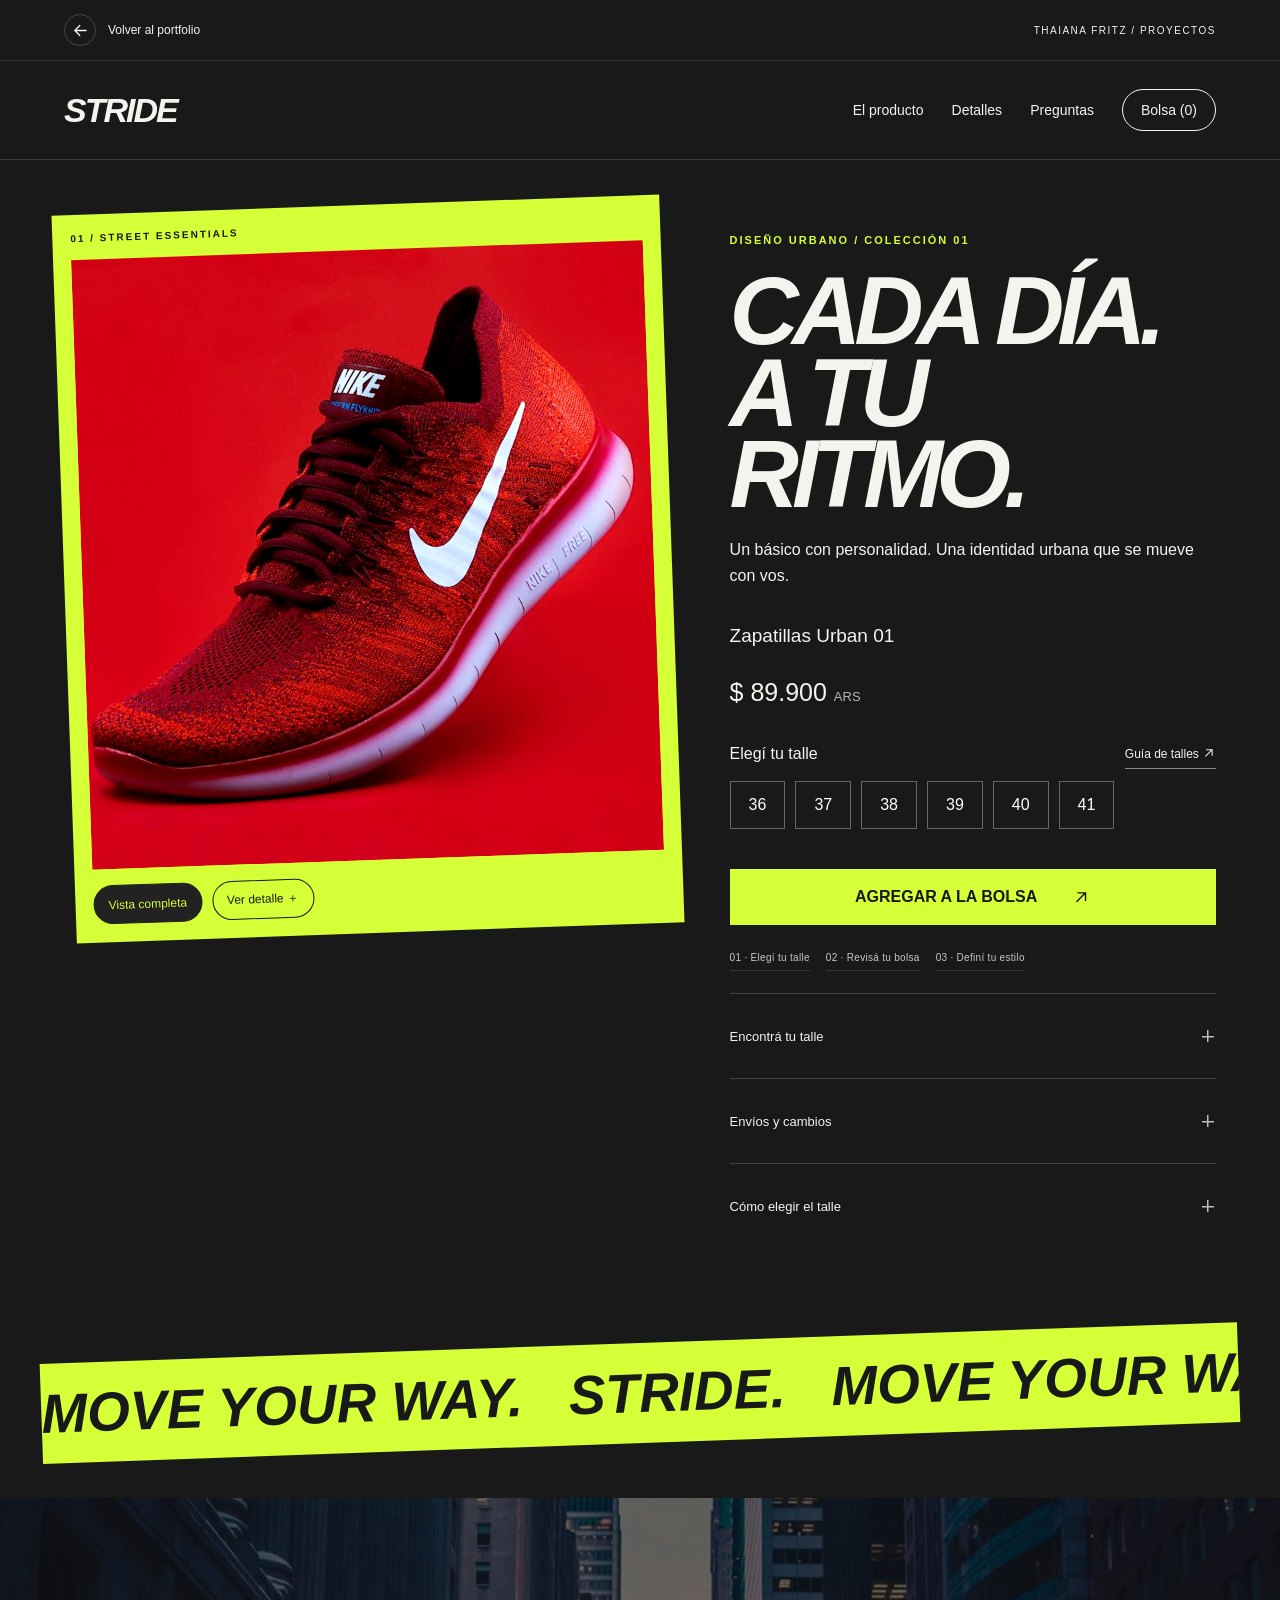
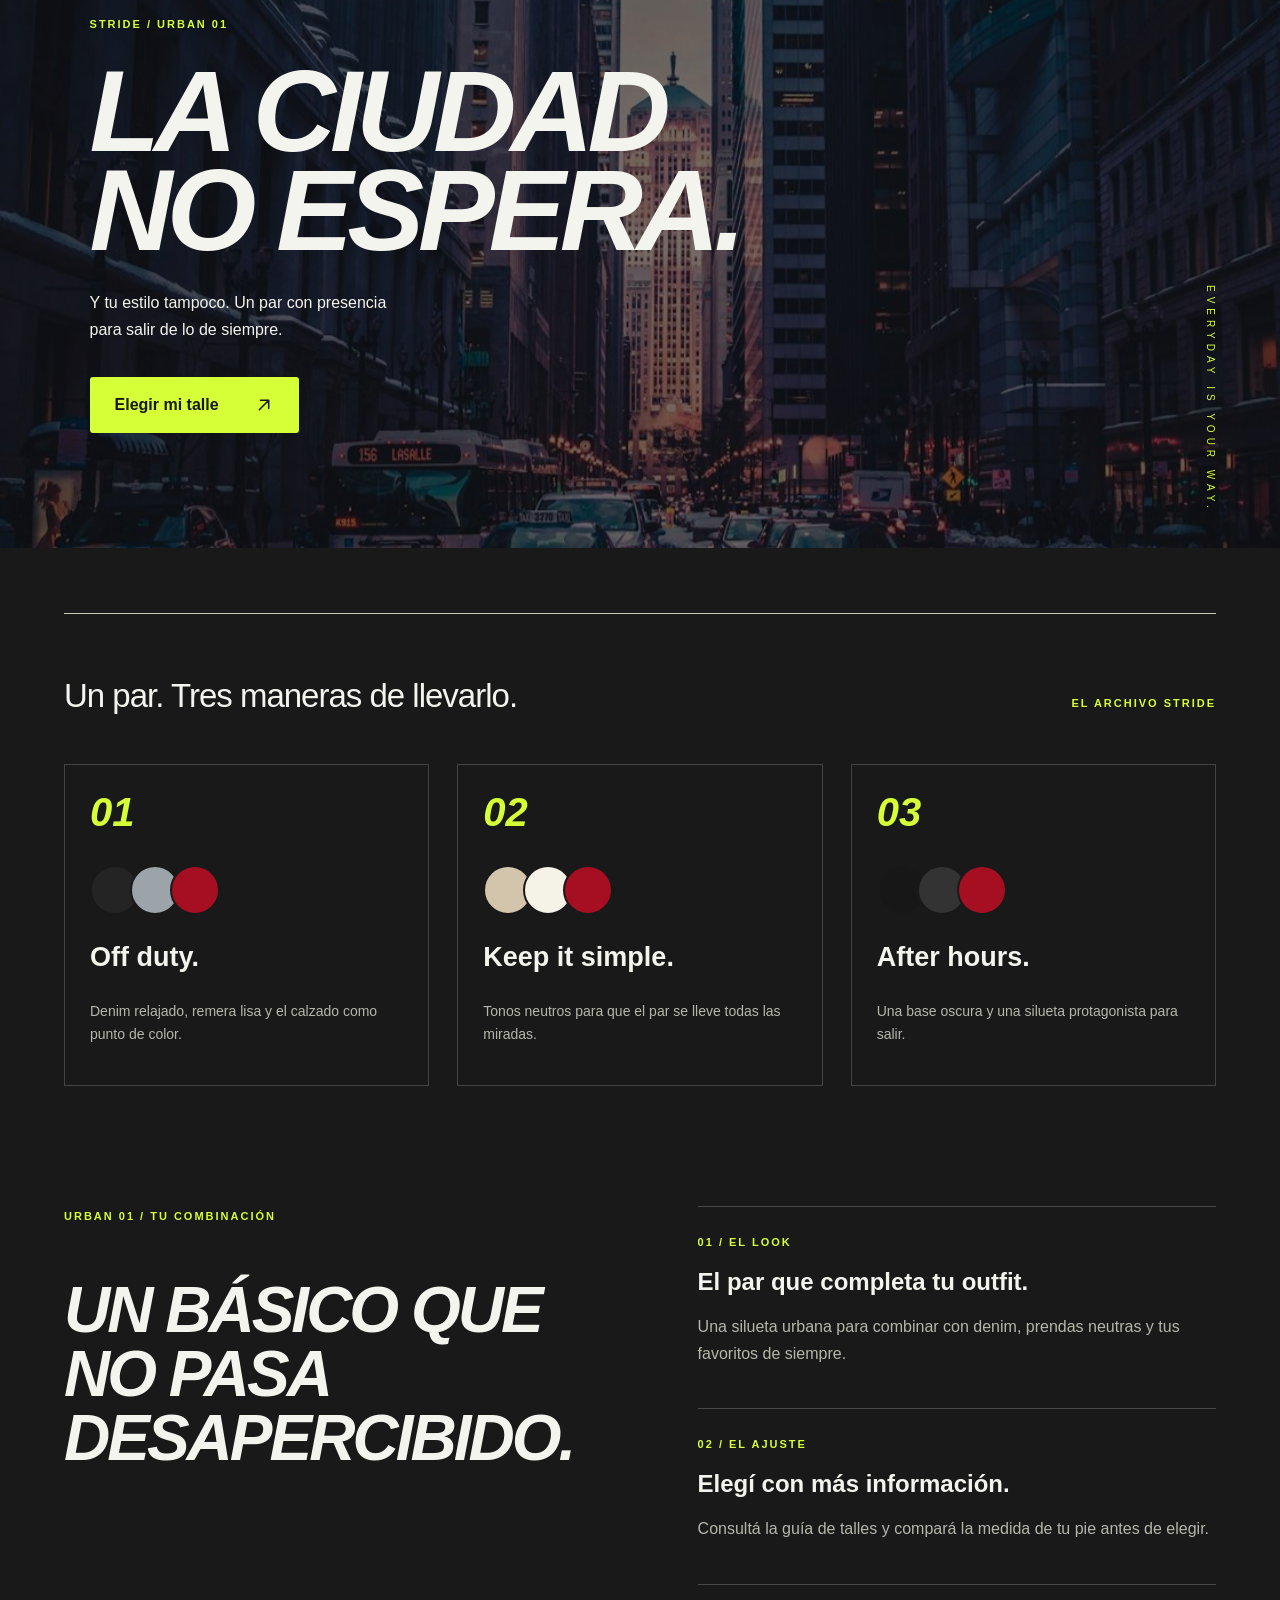
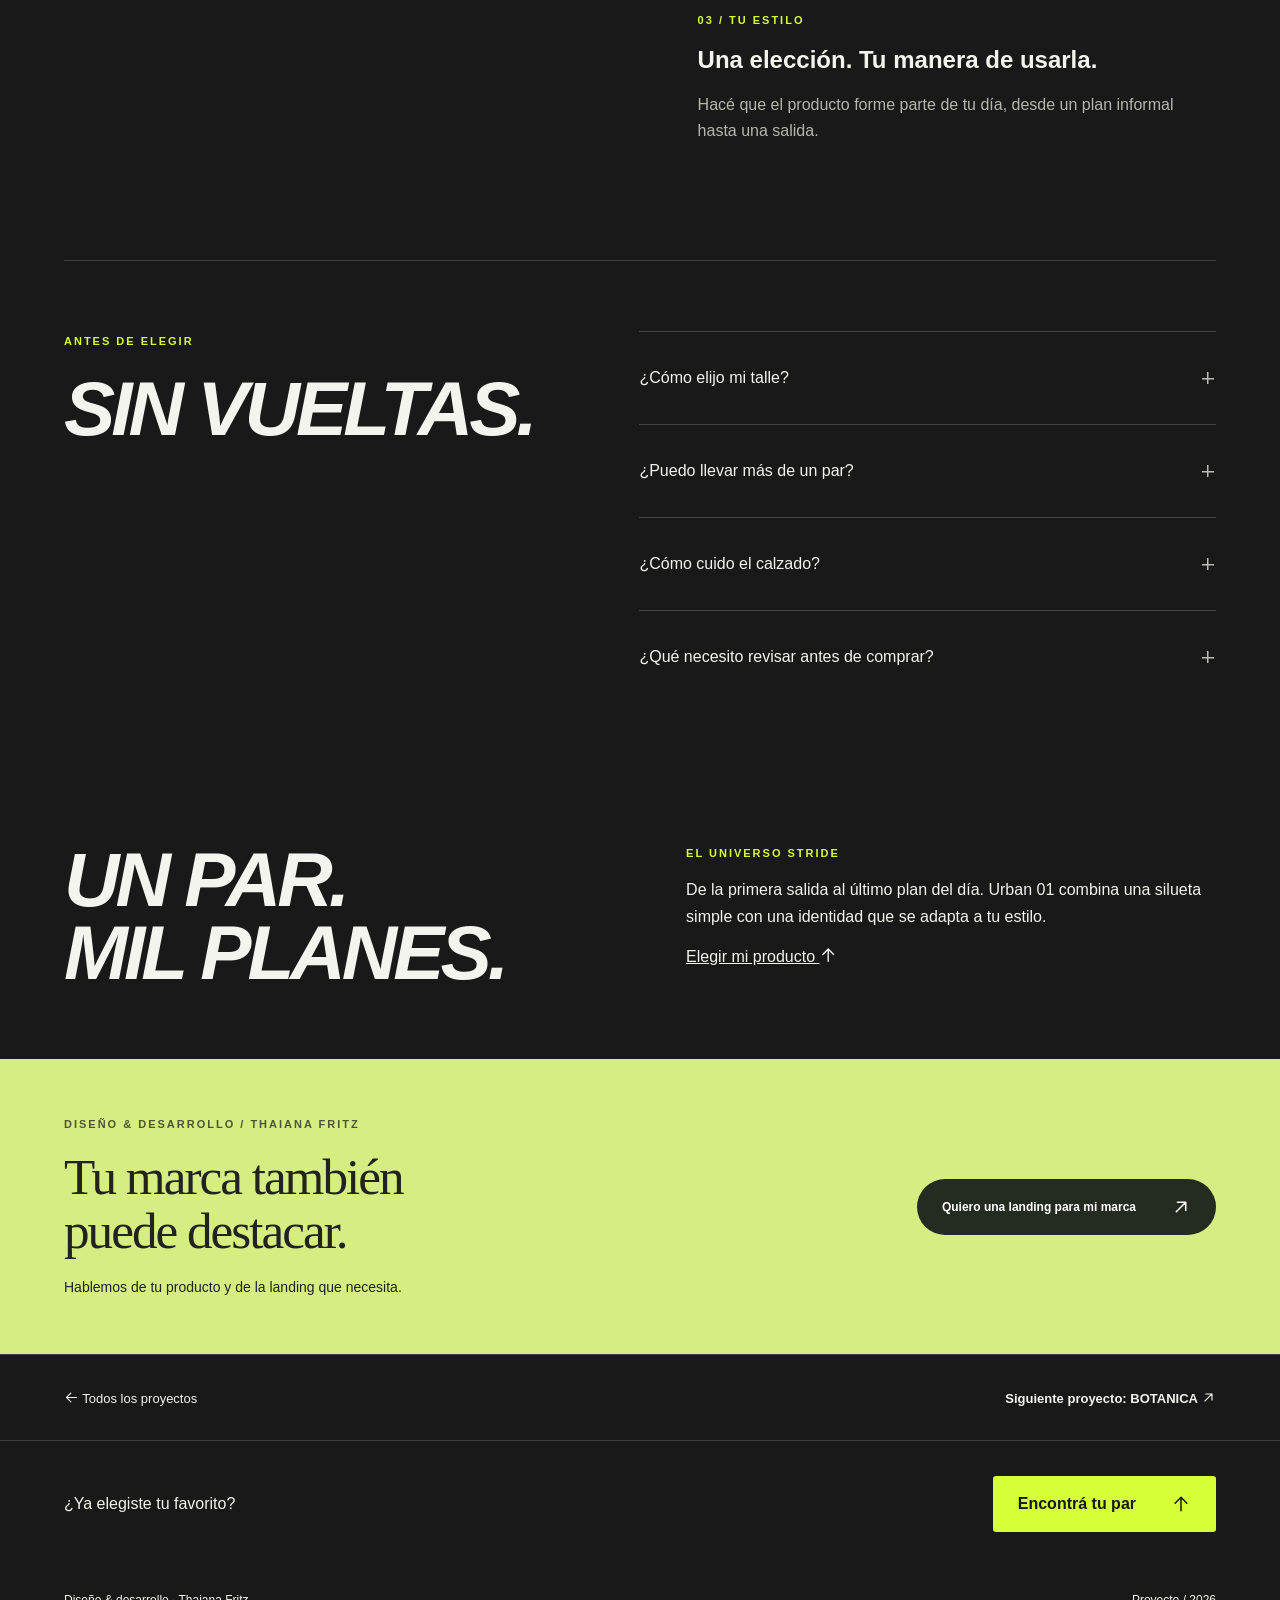
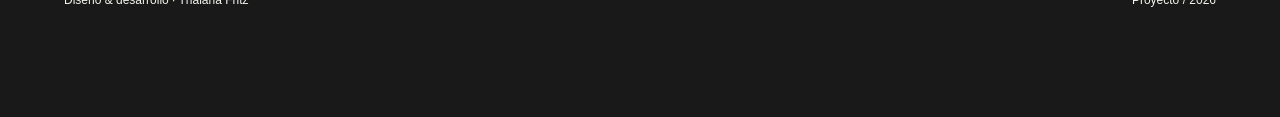
<file: stride.html>
<!DOCTYPE html><html lang="es"><head><meta charset="UTF-8"><meta name="viewport" content="width=device-width,initial-scale=1"><meta name="description" content="Diseño y desarrollo de landing pages para ecommerce. Portfolio de Thaiana Fritz."><title>STRIDE — Proyecto | Thaiana Fritz</title><link rel="stylesheet" href="/style.css?v=clean-disclosures-2"></head><body class="theme-stride"><div class="scroll-progress" aria-hidden="true"></div><a class="skip-link" href="#contenido">Saltar al contenido</a><div class="project-bar"><a class="back-link" href="/#proyectos"><span><svg class="ui-arrow" viewBox="0 0 24 24" aria-hidden="true" focusable="false"><path d="M4 12h16m-7-7 7 7-7 7" transform="rotate(180 12 12)"/></svg></span> Volver al portfolio</a><span>THAIANA FRITZ / PROYECTOS</span></div><nav><a class="brand" href="/stride.html">STRIDE</a><div class="links"><a href="#producto">El producto</a><a href="#detalles">Detalles</a><a href="#preguntas">Preguntas</a><button id="open-cart" style="border:0;background:none">Bolsa (<span id="count">0</span>)</button></div></nav><main id="contenido" style="--original-background:#ece9e3"><div class="wrap"><section class="product reveal" id="producto"><div class="product-art"><div class="image-viewport"><span class="art-index">01 / STREET ESSENTIALS</span><img class="product-image" width="1200" height="1400" fetchpriority="high" src="/assets/sneaker.jpg" alt="Fotografía de Zapatillas Urban 01"></div><div class="gallery-controls" aria-label="Vistas del producto"><button class="view-switch active" data-view="full" aria-pressed="true">Vista completa</button><button class="view-switch" data-view="detail" aria-pressed="false">Ver detalle ＋</button></div></div><div class="product-info"><span class="eyebrow">DISEÑO URBANO / COLECCIÓN 01</span><h1>Cada día.<br>A tu ritmo.</h1><p>Un básico con personalidad. Una identidad urbana que se mueve con vos.</p><h2 style="font-size:19px;font-weight:400;margin-top:35px">Zapatillas Urban 01</h2><p class="price">$ 89.900 <span class="muted">ARS</span></p><div class="option-label"><span>Elegí tu talle</span><button class="size-guide-trigger">Guía de talles <svg class="ui-arrow" viewBox="0 0 24 24" aria-hidden="true" focusable="false"><path d="M4 12h16m-7-7 7 7-7 7" transform="rotate(-45 12 12)"/></svg></button></div><div class="options" role="group" aria-label="Opciones del producto"><button aria-pressed="false" class="option">36</button><button aria-pressed="false" class="option">37</button><button aria-pressed="false" class="option">38</button><button aria-pressed="false" class="option">39</button><button aria-pressed="false" class="option">40</button><button aria-pressed="false" class="option">41</button></div><button class="primary buy" id="add" data-name="Zapatillas Urban 01" data-price="$ 89.900" data-image="sneaker">Agregar a la bolsa <span><svg class="ui-arrow" viewBox="0 0 24 24" aria-hidden="true" focusable="false"><path d="M4 12h16m-7-7 7 7-7 7" transform="rotate(-45 12 12)"/></svg></span></button><div class="decision-strip"><span>01 · Elegí tu talle</span><span>02 · Revisá tu bolsa</span><span>03 · Definí tu estilo</span></div><details><summary>Encontrá tu talle</summary><p>Medí del talón al dedo más largo y compará antes de elegir. Si estás entre dos talles, consultanos para encontrar el ajuste adecuado.</p></details><details><summary>Envíos y cambios</summary><p>Para conocer la disponibilidad, los costos de envío y las condiciones de cambio, consultá antes de realizar tu compra.</p></details><details><summary>Cómo elegir el talle</summary><p>Probá el calzado con las medias que usás habitualmente y comprobá que los dedos tengan espacio. La elección del talle es el primer paso para un buen ajuste.</p></details></div></section><div class="motion-strip" aria-hidden="true"><div>MOVE YOUR WAY. &nbsp; STRIDE. &nbsp; MOVE YOUR WAY. &nbsp; STRIDE. &nbsp; MOVE YOUR WAY. &nbsp; STRIDE. &nbsp;</div></div><section class="stride-campaign reveal" id="detalles"><img src="/assets/urban-scene.jpg" alt="Calles de una ciudad al caer la noche" loading="lazy" width="1400" height="1000"><div><span class="eyebrow">STRIDE / URBAN 01</span><h2>La ciudad<br>no espera.</h2><p>Y tu estilo tampoco. Un par con presencia para salir de lo de siempre.</p><a class="btn" href="#producto">Elegir mi talle <svg class="ui-arrow" viewBox="0 0 24 24" aria-hidden="true" focusable="false"><path d="M4 12h16m-7-7 7 7-7 7" transform="rotate(-45 12 12)"/></svg></a></div><span class="campaign-side">EVERYDAY IS YOUR WAY.</span></section><section class="style-editor reveal"><div class="section-top"><h2>Un par. Tres maneras de llevarlo.</h2><span class="eyebrow">EL ARCHIVO STRIDE</span></div><div class="style-grid"><article><span class="style-number">01</span><div class="look-colors"><i style="background:#242424"></i><i style="background:#9ca3a9"></i><i style="background:#a60e22"></i></div><h3>Off duty.</h3><p>Denim relajado, remera lisa y el calzado como punto de color.</p></article><article><span class="style-number">02</span><div class="look-colors"><i style="background:#d2c5ac"></i><i style="background:#f5f2e8"></i><i style="background:#a60e22"></i></div><h3>Keep it simple.</h3><p>Tonos neutros para que el par se lleve todas las miradas.</p></article><article><span class="style-number">03</span><div class="look-colors"><i style="background:#171717"></i><i style="background:#333"></i><i style="background:#a60e22"></i></div><h3>After hours.</h3><p>Una base oscura y una silueta protagonista para salir.</p></article></div></section><section class="product-benefits reveal"><div><span class="eyebrow">URBAN 01 / TU COMBINACIÓN</span><h2>Un básico que<br>no pasa desapercibido.</h2></div><div class="benefit-list"><article><b>01 / EL LOOK</b><h3>El par que completa tu outfit.</h3><p>Una silueta urbana para combinar con denim, prendas neutras y tus favoritos de siempre.</p></article><article><b>02 / EL AJUSTE</b><h3>Elegí con más información.</h3><p>Consultá la guía de talles y compará la medida de tu pie antes de elegir.</p></article><article><b>03 / TU ESTILO</b><h3>Una elección. Tu manera de usarla.</h3><p>Hacé que el producto forme parte de tu día, desde un plan informal hasta una salida.</p></article></div></section><dialog id="size-guide"><button class="close-guide" aria-label="Cerrar guía">Cerrar ×</button><h2>Encontrá tu talle.</h2><p>Apoyá el pie sobre una hoja, marcá el talón y el dedo más largo y medí la distancia. Compará ambos pies.</p><p>Consultá la tabla del fabricante antes de confirmar. La equivalencia puede cambiar entre modelos.</p><button class="primary close-guide">Entendido</button></dialog><section class="product-faq reveal" id="preguntas"><div class="faq-heading"><span class="eyebrow">ANTES DE ELEGIR</span><h2>Sin vueltas.</h2></div><div><details><summary>¿Cómo elijo mi talle?</summary><p>Medí ambos pies del talón al dedo más largo y tomá la medida mayor. Usá la guía para saber cómo hacerlo y consultá la equivalencia del modelo antes de confirmar.</p></details><details><summary>¿Puedo llevar más de un par?</summary><p>Sí. Elegí el talle, agregá el producto y ajustá la cantidad desde la bolsa. El total se actualiza con cada cambio.</p></details><details><summary>¿Cómo cuido el calzado?</summary><p>Retirá el polvo con un cepillo suave. Antes de aplicar un limpiador, revisá la etiqueta de cuidado y probalo en una zona poco visible. Evitá fuentes de calor directo.</p></details><details><summary>¿Qué necesito revisar antes de comprar?</summary><p>El talle, la cantidad y las condiciones de envío y cambios. Esos detalles te ayudan a elegir con más tranquilidad.</p></details></div></section><section class="story reveal" id="historia"><h2>Un par.<br>Mil planes.</h2><div><span class="eyebrow">EL UNIVERSO STRIDE</span><p>De la primera salida al último plan del día. Urban 01 combina una silueta simple con una identidad que se adapta a tu estilo.</p><a href="#producto" style="text-decoration:underline">Elegir mi producto <svg class="ui-arrow" viewBox="0 0 24 24" aria-hidden="true" focusable="false"><path d="M4 12h16m-7-7 7 7-7 7" transform="rotate(-90 12 12)"/></svg></a></div></section></div><section class="hire-studio"><div><span class="eyebrow">DISEÑO & DESARROLLO / THAIANA FRITZ</span><h2>Tu marca también<br>puede destacar.</h2><p>Hablemos de tu producto y de la landing que necesita.</p></div><a class="btn" href="https://wa.me/5493754660412?text=Hola%20Thaiana%2C%20vi%20el%20proyecto%20STRIDE%20en%20tu%20portfolio%20y%20quiero%20conversar%20sobre%20una%20landing%20para%20mi%20marca." target="_blank" rel="noopener noreferrer">Quiero una landing para mi marca <svg class="ui-arrow" viewBox="0 0 24 24" aria-hidden="true" focusable="false"><path d="M4 12h16m-7-7 7 7-7 7" transform="rotate(-45 12 12)"/></svg></a></section><section class="project-next"><a href="/#proyectos"><svg class="ui-arrow" viewBox="0 0 24 24" aria-hidden="true" focusable="false"><path d="M4 12h16m-7-7 7 7-7 7" transform="rotate(180 12 12)"/></svg> Todos los proyectos</a><a href="/botanica.html">Siguiente proyecto: BOTANICA <svg class="ui-arrow" viewBox="0 0 24 24" aria-hidden="true" focusable="false"><path d="M4 12h16m-7-7 7 7-7 7" transform="rotate(-45 12 12)"/></svg></a></section><div class="product-final"><span>¿Ya elegiste tu favorito?</span><a class="btn" href="#producto">Encontrá tu par <svg class="ui-arrow" viewBox="0 0 24 24" aria-hidden="true" focusable="false"><path d="M4 12h16m-7-7 7 7-7 7" transform="rotate(-90 12 12)"/></svg></a></div></main><div class="sticky-purchase" aria-label="Acceso rápido al producto"><div><strong>URBAN 01</strong><span class="sticky-price">$ 89.900</span></div><a href="#producto">Elegir talle <svg class="ui-arrow" viewBox="0 0 24 24" aria-hidden="true" focusable="false"><path d="M4 12h16m-7-7 7 7-7 7" transform="rotate(-90 12 12)"/></svg></a></div><footer class="footer"><a href="/">Diseño & desarrollo · Thaiana Fritz</a><span>Proyecto / 2026</span></footer><div class="cart-overlay hide" id="cart-overlay"></div><aside class="drawer hide" id="cart" role="dialog" aria-modal="true" aria-label="Bolsa de compra" tabindex="-1"><button id="close-cart">Cerrar ×</button><h2>Tu bolsa.</h2><div id="cart-content"><p>Todavía no agregaste productos.</p></div><p class="muted">Vista de portfolio. La compra no está habilitada.</p></aside><div class="toast hide" role="status"></div><script src="/app.js?v=clean-disclosures-2"></script></body></html>
</file>
<file: style.css>
*{box-sizing:border-box}html{scroll-behavior:smooth}body{margin:0;background:#f5f3ed;color:#22221f;font:16px Arial,sans-serif}a{color:inherit;text-decoration:none}button,input,textarea{font:inherit}button,a.btn{cursor:pointer}nav{display:flex;justify-content:space-between;align-items:center;padding:28px 5%;border-bottom:1px solid #d7d5cd}nav .brand{font-weight:800;font-size:21px;letter-spacing:-1px}nav .links{display:flex;gap:28px;font-size:14px}.wrap{max-width:1440px;margin:auto;padding:0 5%}.eyebrow{text-transform:uppercase;letter-spacing:2px;font-size:11px;font-weight:bold}h1{font-size:clamp(50px,7.8vw,116px);line-height:.96;letter-spacing:-.065em;font-weight:500;margin:32px 0}h1 em{font-family:Georgia,serif;font-weight:normal}p{line-height:1.65}.intro{max-width:460px;color:#64645d}.hero{padding:65px 0 70px;position:relative}.hero-bottom{display:flex;justify-content:space-between;align-items:end;gap:30px}.btn,button.primary{display:inline-flex;align-items:center;justify-content:center;gap:35px;border:0;background:#24251f;color:white;padding:18px 25px;border-radius:3px}.lime{background:#d6ed82;color:#222}.section-top{display:flex;justify-content:space-between;align-items:baseline;padding:35px 0 22px;border-top:1px solid #c8c8bd}.section-top h2{font-size:33px;letter-spacing:-1px;font-weight:500}.work{display:grid;grid-template-columns:1.2fr 1fr;gap:35px}.card:first-child{grid-row:span 2}.visual{position:relative;overflow:hidden;background:#e2e0d6;min-height:280px}.visual img{width:100%;height:100%;position:absolute;object-fit:cover;transition:transform .6s}.card:hover img{transform:scale(1.035)}.card:first-child .visual{min-height:650px}.vtext{position:absolute;z-index:1;inset:25px;color:white;display:flex;justify-content:space-between;flex-direction:column;text-shadow:0 2px 18px #0006}.vtext strong{font-size:clamp(35px,4vw,62px);letter-spacing:-3px;line-height:1}.pill{align-self:flex-start;background:#ffffffdf;color:#222;font-size:11px;padding:8px 11px;border-radius:20px;text-shadow:none}.caption{display:flex;justify-content:space-between;padding:17px 0;font-size:15px}.caption small{display:block;color:#777;margin-top:7px}.services{display:grid;grid-template-columns:1fr 1fr 1fr;gap:40px;padding-bottom:60px}.services article{border-top:1px solid #ccc;padding:20px 0}.services h3{font-size:23px;font-weight:500}.services p{color:#69695f}.contact{background:#d6ed82;padding:60px 5%;margin-top:30px}.contact h2{font-size:clamp(40px,6vw,80px);letter-spacing:-4px;font-weight:500;margin:20px 0}.contact textarea{width:100%;max-width:700px;display:block;padding:18px;background:#ffffff70;border:1px solid #a6b967;border-radius:4px;margin:20px 0}.footer{padding:26px 5%;display:flex;justify-content:space-between;font-size:12px}.product{display:grid;grid-template-columns:1.15fr 1fr;gap:7%;padding:50px 0}.product-image{width:100%;height:650px;object-fit:cover}.product h1{font-size:clamp(48px,5.2vw,78px);margin:22px 0}.price{font-size:25px}.options{display:flex;gap:10px;flex-wrap:wrap;margin:12px 0 25px}.options button{padding:13px 18px;background:transparent;border:1px solid #aaa;border-radius:3px}.options button.selected{background:#222;color:#fff;border-color:#222}.buy{width:100%;margin:15px 0}details{border-top:1px solid #bbb;padding:20px 0}summary{cursor:pointer}.demo{background:#222;color:white;text-align:center;padding:10px;font-size:12px}.story{padding:70px 0;display:grid;grid-template-columns:1fr 1fr;gap:8%}.story h2{font:normal 48px Georgia,serif;margin:0}.toast{position:fixed;bottom:25px;left:50%;transform:translateX(-50%);background:#222;color:#fff;padding:18px 25px;border-radius:5px;z-index:10;max-width:90%;box-shadow:0 5px 30px #0003}.hide{display:none}.drawer{position:fixed;right:0;top:0;bottom:0;width:min(460px,100%);background:#f5f3ed;padding:32px;z-index:20;box-shadow:-10px 0 70px #0003}.drawer h2{font-size:34px}.drawer button{padding:13px;margin:15px 0}.drawer img{width:100%;height:220px;object-fit:cover}.muted{color:#6e6e64;font-size:13px}@media(max-width:760px){nav{padding:22px 5%}.links a:nth-child(2){display:none}.hero{padding-top:35px}.hero-bottom{display:block}.hero-bottom .btn{margin-top:15px}.work,.services,.product,.story{grid-template-columns:1fr}.card:first-child .visual{min-height:460px}.visual{min-height:320px}.product-image{height:420px}.product{gap:30px}.services{gap:10px}.section-top{display:block}.section-top h2{margin-bottom:8px}.footer{gap:20px}.story{gap:25px}.contact h2{letter-spacing:-2px}}
button:focus-visible,a:focus-visible,textarea:focus-visible{outline:3px solid #72823d;outline-offset:5px} .product>div{align-self:start} .product .price{font-variant-numeric:tabular-nums} @media(min-width:761px){.product-image{position:sticky;top:25px}} @media(prefers-reduced-motion:reduce){html{scroll-behavior:auto}.visual img{transition:none}}
/* Studio and project art direction */
:root{--accent:#d6ed82;--ink:#22221f}body{overflow-x:hidden}button,.btn,.back-link,.text-action{transition:background .25s,transform .25s,box-shadow .25s}button:hover,.btn:hover{transform:translateY(-3px);box-shadow:0 8px 22px #0002}button:active,.btn:active{transform:translateY(0)}button.primary,.btn{font-weight:700;min-height:56px}button.primary span,.btn span{transition:transform .25s}.btn:hover span,button.primary:hover span{transform:translate(4px,-2px)}nav{position:relative;z-index:2}.links{align-items:center}.links button{cursor:pointer;border-radius:30px;padding:12px 18px!important;border:1px solid currentColor!important;color:inherit}.project-bar{display:flex;justify-content:space-between;align-items:center;padding:14px 5%;font-size:10px;letter-spacing:1.5px;border-bottom:1px solid #8884}.back-link{display:flex;align-items:center;gap:12px;font-size:12px;letter-spacing:0}.back-link span{display:grid;place-items:center;width:32px;height:32px;border:1px solid #8886;border-radius:50%;font-size:20px}.back-link:hover{transform:translateX(-4px)}.product-art{position:relative}.product-image{display:block;position:static;transition:transform .8s}.art-index{display:block;font-size:10px;letter-spacing:2px;margin:0 0 16px}.product-info>p:not(.price){max-width:480px}.options button{min-width:50px;min-height:48px;cursor:pointer}.options button:hover{border-color:currentColor}.project-next{display:flex;justify-content:space-between;gap:20px;padding:35px 5%;border-top:1px solid #8885;font-size:13px}.project-next a:last-child{font-weight:700}.hero-orbit{position:absolute;right:5%;top:80px;width:170px;height:170px;border:1px solid #aaa7;border-radius:50%;display:grid;place-content:center;transform:rotate(12deg)}.hero-orbit span{font-size:9px;letter-spacing:1px}.hero-orbit b{font-size:80px;font-weight:400;text-align:center;line-height:1.2}.theme-studio .btn{border-radius:40px}.theme-studio .visual{border-radius:8px}.visual:after{content:'';position:absolute;inset:0;background:linear-gradient(transparent 25%,#0006);pointer-events:none}.vtext{z-index:1}.caption>span{border:1px solid #aaa6;border-radius:50%;height:38px;width:38px;display:grid;place-items:center}.theme-studio .hero h1{animation:arrive .9s both}.theme-studio .hero-bottom{animation:arrive 1.1s both}.reveal{opacity:1}.js-motion .reveal{opacity:0;transform:translateY(24px);transition:opacity .8s,transform .8s}.js-motion .reveal.visible{opacity:1;transform:none}
/* STRIDE: oversized type, hard edges and electric yellow */
.theme-stride{background:#181918;color:#f4f4ee}.theme-stride main{background:#181918}.theme-stride nav{border-color:#ffffff25}.theme-stride .brand{font-size:34px;font-style:italic;letter-spacing:-2px}.theme-stride .product{grid-template-columns:1.25fr 1fr;gap:5%;padding-top:35px}.theme-stride .product-art{background:#d5ff36;padding:18px;transform:rotate(-2deg);margin:10px 0 30px}.theme-stride .art-index{color:#171817;font-weight:bold}.theme-stride .product-image{height:610px;filter:contrast(1.08)}.theme-stride .product h1{font-size:clamp(64px,7.5vw,112px);font-weight:900;text-transform:uppercase;font-style:italic;letter-spacing:-7px;line-height:.85}.theme-stride .product-info{padding-top:35px}.theme-stride .eyebrow{color:#d5ff36}.theme-stride .primary{background:#d5ff36;color:#171817;border-radius:0;text-transform:uppercase}.theme-stride .options button{color:#fff;border-color:#666;border-radius:0}.theme-stride .options .selected{background:#d5ff36;color:#171817}.theme-stride .muted{color:#b6b7ac}.theme-stride .story h2{font:900 italic clamp(48px,6vw,80px)/.95 Arial,sans-serif;letter-spacing:-4px;text-transform:uppercase}.theme-stride .drawer{color:#222}.theme-stride details{border-color:#ffffff30}.motion-strip{overflow:hidden;background:#d5ff36;color:#181918;transform:rotate(-2deg);margin:45px -2% 15px;padding:18px 0}.motion-strip div{white-space:nowrap;font-weight:900;font-size:55px;font-style:italic;animation:ticker 24s linear infinite;width:max-content}.motion-strip:hover div{animation-play-state:paused}
/* BOTANICA: rounded silhouettes and plum botanical tones */
.theme-botanica{background:#f3eee7;color:#49333e}.theme-botanica main{background:#f3eee7}.theme-botanica .brand{font:normal 30px Georgia,serif;letter-spacing:3px}.theme-botanica .product{grid-template-columns:1fr 1fr;gap:9%;padding-top:65px}.theme-botanica .product-art{grid-column:2;grid-row:1}.theme-botanica .product-info{grid-column:1;grid-row:1;padding-top:25px}.theme-botanica .product-image{border-radius:48% 48% 8px 8px;height:660px}.theme-botanica .art-index{text-align:center;margin-bottom:25px}.theme-botanica .product h1{font:normal clamp(60px,6.8vw,100px)/1.02 Georgia,serif;letter-spacing:-5px}.theme-botanica .primary{background:#654456;border-radius:50px}.theme-botanica .options button{border-radius:50px;color:#49333e}.theme-botanica .options .selected{background:#654456;color:white}.theme-botanica details{border-color:#49333e30}.theme-botanica .story{padding:80px 5%;background:#e8ded7;border-radius:8px}.theme-botanica .story h2{font-style:italic}.brand-interlude{text-align:center;padding:90px 20px}.botanical-mark{display:block;font-size:80px;color:#827253;margin-bottom:22px;animation:breathe 7s ease-in-out infinite}.brand-interlude h2{font:normal clamp(38px,5.5vw,74px)/1.13 Georgia,serif;letter-spacing:-2px;margin:22px 0 30px}.text-action{display:inline-flex;gap:40px;padding-bottom:10px;border-bottom:1px solid}.text-action:hover{gap:50px}.theme-botanica .drawer{background:#f3eee7}
/* ORIGEN: paper, coffee ink and a numbered editorial rhythm */
.theme-origen{background:#ede4d4;color:#3b271d}.theme-origen main{background:#ede4d4}.theme-origen nav{border-bottom:2px solid #3b271d}.theme-origen .brand{font:900 37px Georgia,serif;letter-spacing:-3px}.theme-origen .product{grid-template-columns:1.1fr 1fr;gap:7%;padding-top:35px;border-bottom:1px solid #3b271d}.theme-origen .product-art{padding:20px;background:#dfd0b8;border:1px solid #3b271d}.theme-origen .product-image{height:570px;object-position:center}.theme-origen .art-index{border-bottom:1px solid #3b271d;padding-bottom:12px}.theme-origen .product h1{font:normal clamp(60px,6vw,88px)/1 Georgia,serif;letter-spacing:-5px}.theme-origen .primary{background:#a34627;border-radius:0;color:#fff}.theme-origen .options{display:grid;grid-template-columns:1fr;margin-bottom:20px}.theme-origen .options button{text-align:left;border-color:#8a7869;color:#3b271d;border-radius:0;display:flex;justify-content:space-between}.theme-origen .options button:after{content:'○'}.theme-origen .options .selected{background:#3b271d;color:#fff}.theme-origen .options .selected:after{content:'●'}.coffee-notes{padding:65px 0 45px}.coffee-notes>div{display:grid;grid-template-columns:repeat(3,1fr);gap:35px;margin-top:30px}.coffee-notes article{border-top:1px solid #3b271d;padding-top:20px}.coffee-notes b{font:italic 60px Georgia,serif;color:#a34627}.coffee-notes h3{font:normal 27px Georgia,serif}.coffee-notes p{font-size:14px}.theme-origen .story{border-top:1px solid #3b271d}.theme-origen .story h2{font-size:60px}.theme-origen .drawer{background:#ede4d4}
@keyframes arrive{from{opacity:0;transform:translateY(25px)}to{opacity:1;transform:none}}@keyframes ticker{to{transform:translateX(-35%)}}@keyframes breathe{50%{transform:rotate(25deg) scale(1.08)}}
@media(max-width:760px){.hero-orbit{width:90px;height:90px;right:0;top:24px;opacity:.65}.hero-orbit span{display:none}.hero-orbit b{font-size:55px}.theme-studio .hero h1{position:relative;z-index:1}.project-bar>span{display:none}.theme-stride .product,.theme-botanica .product,.theme-origen .product{grid-template-columns:1fr;gap:25px;padding-top:25px}.theme-stride .product h1{letter-spacing:-4px}.theme-stride .product-info{padding-top:0}.theme-stride .product-image{height:420px}.theme-botanica .product-art,.theme-botanica .product-info{grid-row:auto;grid-column:auto}.theme-botanica .product-art{max-width:420px;width:100%;margin:auto}.theme-botanica .product-image{height:440px}.theme-botanica .product h1{letter-spacing:-3px}.theme-origen .product-image{height:400px}.theme-origen .story h2{font-size:45px}.coffee-notes>div{grid-template-columns:1fr;gap:15px}.coffee-notes article{display:grid;grid-template-columns:65px 1fr;gap:0 18px}.coffee-notes article b{grid-row:span 2;font-size:45px}.coffee-notes h3{margin:0 0 10px}.coffee-notes p{margin-top:0}.project-next{flex-direction:column}.brand-interlude{padding:50px 0}.theme-botanica .story{padding:35px 6%}.links{gap:14px!important}.links button{padding:10px!important}.story{padding:45px 0}.product .price{font-size:27px}}
@media(prefers-reduced-motion:reduce){*,*:before,*:after{animation:none!important;transition:none!important}html{scroll-behavior:auto}.js-motion .reveal{opacity:1;transform:none}}
.scope-note{display:grid;grid-template-columns:1fr 2fr;gap:45px;border-top:1px solid #b7b7aa;padding:25px 0 50px}.scope-note>span{font-size:10px;letter-spacing:1.5px}.scope-note p{margin:0;max-width:650px;color:#64645d}.process-grid{display:grid;grid-template-columns:repeat(4,1fr);gap:30px;padding:20px 0 70px}.process-grid b{font:italic 60px Georgia,serif;color:#748044}.process-grid h3{font-size:23px;font-weight:500}.process-grid p{font-size:14px;color:#64645d}.studio-faq{padding-bottom:40px}.studio-faq details p{max-width:750px;color:#64645d}.brief-fields{display:flex;gap:15px;max-width:700px;margin-top:18px}.brief-fields input,.brief-fields select{width:50%;min-width:0;border:1px solid #a6b967;padding:15px;background:#ffffff90;border-radius:4px;font:inherit}.gallery-controls{display:flex;gap:10px;margin-top:16px;position:relative;z-index:1}.gallery-controls button{background:transparent;border:1px solid currentColor;color:inherit;border-radius:20px;padding:10px 14px;font-size:12px;cursor:pointer}.gallery-controls .active{background:#222;color:white;border-color:#222}.product-art{overflow:hidden}.product-art.detail-view .product-image{transform:scale(1.3)}.theme-stride .gallery-controls{color:#171817}.theme-stride .gallery-controls .active{color:#d5ff36}.product-benefits{display:grid;grid-template-columns:1fr 1fr;gap:10%;padding:75px 0}.product-benefits h2{font:900 italic clamp(40px,5vw,65px)/1 Arial,sans-serif;text-transform:uppercase;letter-spacing:-3px}.benefit-list article{border-top:1px solid #ffffff35;padding:25px 0}.benefit-list b{font-size:11px;color:#d5ff36;letter-spacing:2px}.benefit-list h3{font-size:24px;margin:18px 0}.benefit-list p{color:#b6b7ac}.option-label{display:flex;justify-content:space-between;align-items:center}.size-guide-trigger{background:none;color:inherit;border:0;border-bottom:1px solid #888;cursor:pointer;font-size:12px;padding:8px 0}dialog{border:0;padding:35px;max-width:500px;width:90%;background:#f5f3ed;color:#222}dialog::backdrop{background:#000a;backdrop-filter:blur(5px)}dialog h2{font-size:35px}dialog button{cursor:pointer;padding:12px;border:1px solid #aaa}.kit-section{padding:45px 0 80px}.kit-section>h2{font:normal clamp(38px,5vw,65px)/1.1 Georgia,serif;letter-spacing:-2px}.kit-grid{display:grid;grid-template-columns:1fr 1fr;gap:25px}.kit-grid article{border:1px solid #65445650;border-radius:20px;padding:35px}.kit-grid article:last-child{background:#e7d9df}.kit-grid article>span{font-size:11px;letter-spacing:1px}.kit-grid h3{font:normal 33px Georgia,serif}.kit-grid strong{display:block;font-size:27px;font-weight:400;margin:25px 0}.kit-grid small{font-size:13px}.kit-select{display:block;width:100%;background:#654456;color:white;border:0;border-radius:30px;padding:16px;cursor:pointer}.purchase-plans{margin:30px 0}.plan{display:flex;justify-content:space-between;align-items:center;width:100%;padding:17px;margin:10px 0;border:1px solid #8a7869;color:#3b271d;background:transparent;text-align:left;cursor:pointer}.plan.selected{background:#3b271d;color:white}.plan small{display:block;margin-top:6px;font-size:11px}.subscription-section{padding:65px 7%;background:#3b271d;color:#ede4d4}.subscription-section h2{font:normal clamp(44px,6vw,80px)/1 Georgia,serif;letter-spacing:-3px}.subscription-section p{max-width:500px}.subscription-section .btn{background:#ede4d4;color:#3b271d;margin-top:20px}.product-final{display:flex;align-items:center;justify-content:space-between;gap:25px;padding:35px 5%;border-top:1px solid #8885}.theme-stride .product-final .btn{background:#d5ff36;color:#171817}.theme-botanica .product-final .btn{background:#654456;border-radius:40px}.theme-origen .product-final .btn{background:#a34627}.quantity-controls{display:flex;gap:20px;align-items:center}.quantity-controls button{width:45px;background:none;border:1px solid #888;cursor:pointer}.drawer{overflow-y:auto}.theme-stride .drawer .muted{color:#666}.bundle-description{font-size:13px;min-height:22px}input:focus-visible,select:focus-visible{outline:3px solid #72823d;outline-offset:3px}@media(max-width:760px){.scope-note,.product-benefits,.kit-grid{grid-template-columns:1fr;gap:25px}.process-grid{grid-template-columns:1fr 1fr;gap:20px}.brief-fields{flex-direction:column}.brief-fields input,.brief-fields select{width:100%}.product-final{flex-direction:column;align-items:stretch}.gallery-controls button{font-size:11px;padding:10px}.kit-grid article{padding:25px}.product-benefits{padding:45px 0}.subscription-section{padding:35px 7%}}
/* Product narratives and purchasing detail */
.image-viewport{overflow:hidden;position:relative}.product-art .product-image{width:100%;object-fit:cover}.product-art.detail-view .product-image{transform:scale(1.45)}.product-art .art-index{position:relative;z-index:1}.project-excerpt{max-width:440px;font-size:13px;line-height:1.5;margin:12px 0 4px;color:#64645d}.field-label{display:block}.decision-strip{display:flex;flex-wrap:wrap;gap:8px 16px;font-size:10px;letter-spacing:.3px;padding:5px 0 22px;color:inherit;opacity:.8}.decision-strip span{padding:7px 0;border-bottom:1px solid #8885}.stride-campaign{position:relative;min-height:650px;display:flex;align-items:center;margin:55px -5.56% 20px;overflow:hidden;background:#202020}.stride-campaign>img{position:absolute;inset:0;width:100%;height:100%;object-fit:cover;filter:brightness(.46)}.stride-campaign>div{position:relative;padding:65px 7%;z-index:1}.stride-campaign h2{font:900 italic clamp(65px,9vw,135px)/.86 Arial,sans-serif;letter-spacing:-6px;text-transform:uppercase;margin:30px 0}.stride-campaign p{max-width:330px}.stride-campaign .btn{background:#d5ff36;color:#171817;margin-top:18px}.campaign-side{position:absolute;right:5%;bottom:35px;writing-mode:vertical-rl;letter-spacing:5px;font-size:10px;color:#d5ff36}.style-editor{padding:45px 0}.style-grid{display:grid;grid-template-columns:repeat(3,1fr);gap:28px}.style-grid article{padding:25px;border:1px solid #ffffff30}.style-number{font:900 italic 40px Arial,sans-serif;color:#d5ff36}.look-colors{display:flex;margin:30px 0 20px}.look-colors i{display:block;width:50px;height:50px;border-radius:50%;border:2px solid #181918;margin-right:-10px}.style-grid h3{font-size:27px}.style-grid p{font-size:14px;color:#b6b7ac}.product-faq{display:grid;grid-template-columns:.9fr 1.1fr;gap:9%;padding:70px 0;border-top:1px solid #8885}.faq-heading h2{font:normal clamp(36px,4.3vw,60px)/1.08 Georgia,serif;letter-spacing:-2px;margin-top:23px}.product-faq details{padding:24px 0}.product-faq summary{font-size:16px;line-height:1.5;list-style:none;display:flex;justify-content:space-between;gap:20px}.product-faq summary:after{content:'+';font-size:23px;line-height:1}.product-faq details[open] summary:after{content:'−'}.product-faq p{font-size:14px;max-width:560px;opacity:.85}.theme-stride .faq-heading h2{font:900 italic clamp(45px,6vw,80px)/.95 Arial,sans-serif;letter-spacing:-4px;text-transform:uppercase}.botanica-editorial{display:grid;grid-template-columns:1fr 1fr;gap:9%;align-items:center;padding:80px 0 30px}.editorial-photo{position:relative}.editorial-photo img{width:100%;height:590px;object-fit:cover;border-radius:6px 6px 45% 6px}.editorial-photo>span{display:block;letter-spacing:2px;font-size:9px;margin-top:18px}.editorial-copy h2{font:normal clamp(45px,5vw,72px)/1.03 Georgia,serif;letter-spacing:-3px;margin:25px 0}.editorial-copy p{max-width:390px}.editorial-copy .text-action{font-size:13px;margin-top:18px}.routine-section{padding:65px 0 35px}.routine-section>h2{font:normal clamp(40px,4.5vw,65px)/1.1 Georgia,serif;letter-spacing:-2px}.routine-grid{display:grid;grid-template-columns:repeat(3,1fr);gap:35px}.routine-grid article{border-top:1px solid #65445650;padding-top:25px}.routine-grid span{font:italic 40px Georgia,serif;color:#8d6b75}.routine-grid h3{font:normal 26px Georgia,serif}.routine-grid p{font-size:14px}.kit-grid ul{padding-left:17px;line-height:2;font-size:13px}.kit-grid .kit-select{margin-top:25px}.theme-botanica .brand-interlude{padding:50px 20px}.coffee-storyboard{display:grid;grid-template-columns:1fr 1fr;gap:8%;align-items:center;padding:80px 0}.coffee-story-photo img{width:100%;height:600px;object-fit:cover}.coffee-story-photo span{font-size:10px;letter-spacing:2px;display:block;border-bottom:1px solid #3b271d;padding:18px 0}.coffee-storyboard h2{font:normal clamp(48px,5.6vw,78px)/1.03 Georgia,serif;letter-spacing:-3px;margin:25px 0}.coffee-storyboard p{max-width:430px}.coffee-storyboard .text-action{margin-top:20px;font-size:13px}.brew-finder{display:grid;grid-template-columns:1fr 1fr;gap:8%;padding:55px 0 75px;border-top:1px solid #3b271d}.brew-finder h2{font:normal clamp(38px,4vw,58px)/1.1 Georgia,serif;letter-spacing:-2px}.brew-finder>div>p{max-width:370px}.brew-buttons{display:flex;flex-direction:column;gap:12px}.brew-choice{padding:18px 20px;text-align:left;border:1px solid #3b271d;background:transparent;cursor:pointer;color:#3b271d}.brew-choice[aria-pressed=true]{background:#3b271d;color:#ede4d4}.brew-panel>p{min-height:50px;font-size:14px}.coffee-still{position:relative;height:470px;margin:10px -5.56% 35px;overflow:hidden}.coffee-still img{width:100%;height:100%;object-fit:cover;filter:brightness(.6)}.coffee-still>div{position:absolute;inset:0;display:flex;justify-content:center;flex-direction:column;padding:6%;color:#fff4dc}.coffee-still h2{font:italic clamp(55px,7vw,100px)/1 Georgia,serif;margin:22px 0;letter-spacing:-4px}.plan-comparison{display:grid;grid-template-columns:1fr 1fr;gap:20px;max-width:580px;margin:35px 0}.plan-comparison>div{border-top:1px solid #ede4d460;padding-top:20px}.plan-comparison span,.plan-comparison strong,.plan-comparison small{display:block}.plan-comparison strong{font:normal 32px Georgia,serif;margin:10px 0}.plan-comparison small{font-size:11px;opacity:.8}.plan-comparison>p{grid-column:1/-1;font-size:12px;margin:0}.cart-overlay{position:fixed;inset:0;background:#0007;backdrop-filter:blur(3px);z-index:19}.drawer{box-sizing:border-box}.drawer #close-cart{float:right;background:none;border:1px solid #888;border-radius:25px;padding:10px 17px;cursor:pointer}.drawer h2{clear:both;padding-top:20px}.cart-line{border-bottom:1px solid #aaa5;padding-bottom:20px;margin-bottom:20px}.cart-line>img{width:85px;height:85px;float:left;object-fit:cover;margin:0 18px 15px 0;border-radius:5px}.cart-line>h3{font-size:17px;margin:5px 0}.cart-line>p{font-size:13px}.cart-line .quantity-controls{clear:both}.cart-line .remove-item{border:0;background:none;text-decoration:underline;font-size:12px;cursor:pointer;padding:0}.cart-total{font-size:21px;padding-top:8px}.sticky-purchase{position:fixed;bottom:20px;left:50%;transform:translate(-50%,120px);opacity:0;pointer-events:none;z-index:8;display:flex;justify-content:space-between;align-items:center;gap:30px;padding:14px 18px 14px 24px;background:#f5f3ed;color:#222;border:1px solid #aaa6;border-radius:60px;box-shadow:0 10px 40px #0003;max-width:calc(100% - 32px);width:560px;transition:transform .3s,opacity .3s}.sticky-purchase.is-visible{transform:translate(-50%,0);opacity:1;pointer-events:auto}.sticky-purchase strong{display:block;font-size:13px}.sticky-price{display:block;font-size:12px;margin-top:5px}.sticky-purchase a{white-space:nowrap;padding:14px 20px;background:#222;color:#fff;font-size:12px;font-weight:700;border-radius:40px}.theme-stride .sticky-purchase{background:#242524;color:white;border-color:#666}.theme-stride .sticky-purchase a{background:#d5ff36;color:#171817}.theme-botanica .sticky-purchase{background:#f3eee7;color:#49333e}.theme-botanica .sticky-purchase a{background:#654456}.theme-origen .sticky-purchase{background:#ede4d4;color:#3b271d;border-radius:0}.theme-origen .sticky-purchase a{background:#a34627;border-radius:0}.theme-stride .footer,.theme-botanica .footer,.theme-origen .footer{padding-bottom:110px}.theme-stride .product-info>details,.theme-botanica .product-info>details,.theme-origen .product-info>details{font-size:13px}.theme-stride .product-art{align-self:start}.theme-origen .product-art{align-self:start}.theme-botanica .product-art{align-self:start}.product-info{min-width:0}.theme-studio nav .links{flex-wrap:wrap}section[id]{scroll-margin-top:25px}
@media(max-width:1000px) and (min-width:761px){.theme-stride .product h1{font-size:72px}.theme-botanica .product h1{font-size:70px}.theme-origen .product h1{font-size:65px}.product-image{max-height:560px}.links{gap:15px!important}.editorial-photo img,.coffee-story-photo img{height:480px}}
@media(max-width:760px){.stride-campaign{min-height:490px;margin:30px -5.56% 0}.stride-campaign h2{font-size:75px;letter-spacing:-4px}.stride-campaign>div{padding:40px 8%}.style-grid{grid-template-columns:1fr;gap:15px}.style-grid article{position:relative;padding:25px}.style-grid .look-colors{position:absolute;right:25px;top:0}.style-grid h3{margin:20px 0 12px}.look-colors i{width:35px;height:35px}.product-faq,.botanica-editorial,.coffee-storyboard,.brew-finder{grid-template-columns:1fr;gap:30px;padding:45px 0}.product-faq .faq-heading h2{margin-bottom:0}.editorial-photo img{height:430px}.routine-grid{grid-template-columns:1fr;gap:25px}.routine-grid article{display:grid;grid-template-columns:45px 1fr;column-gap:20px}.routine-grid span{grid-row:span 2}.routine-grid h3{margin:0}.routine-grid p{margin-bottom:0}.routine-section{padding-top:40px}.coffee-story-photo img{height:400px}.coffee-storyboard h2{font-size:54px}.coffee-still{height:360px}.coffee-still h2{font-size:65px}.sticky-purchase{bottom:12px;padding:10px 12px 10px 18px;gap:15px}.sticky-purchase a{padding:14px;font-size:11px}.sticky-purchase strong{font-size:12px}.plan-comparison{gap:15px}.plan-comparison strong{font-size:27px}.theme-studio nav .links{gap:12px!important}.theme-studio nav .links a[href='/#proceso']{display:none}.project-excerpt{max-width:90%;font-size:12px}.gallery-controls{flex-wrap:wrap}.theme-stride .product-art{transform:rotate(-1deg)}.product-art .image-viewport{width:100%}.product-faq summary{font-size:15px}}
@media(prefers-reduced-motion:reduce){.sticky-purchase{transition:none}}
.skip-link{position:fixed;top:10px;left:10px;transform:translateY(-200%);background:#fff;color:#222;padding:15px;z-index:100}.skip-link:focus{transform:none}.theme-stride .product-art.detail-view .product-image{transform:scale(1.45)}.theme-stride .image-viewport{background:#d5ff36}.theme-stride .product-art .art-index{color:#171817}
/* The visitor's product takes the stage */
.hero-actions{display:flex;flex-direction:column;align-items:flex-end;gap:18px}.hero-secondary{font-size:12px;border-bottom:1px solid #aaa;padding-bottom:6px}.brand-lab{background:#e9e8df;margin:0 -5.56% 65px;padding:60px 5%;border-top:1px solid #c4c5b7;border-bottom:1px solid #c4c5b7}.lab-intro{display:flex;justify-content:space-between;gap:40px;align-items:flex-end;margin-bottom:35px}.lab-intro h2{font-size:clamp(37px,4.5vw,66px);font-weight:500;line-height:1.02;letter-spacing:-3px;margin:22px 0 0}.lab-intro h2 em{font-family:Georgia,serif;font-weight:400}.lab-intro>p{font-size:13px;color:#65675b;max-width:280px}.lab-workspace{display:grid;grid-template-columns:300px minmax(0,1fr);gap:35px}.lab-step{display:flex;align-items:center;gap:12px;margin:0 0 18px}.lab-step>span{font:italic 26px Georgia,serif;color:#748044}.lab-step h3{font-size:14px;font-weight:500;margin:0}.direction-options{display:grid;gap:10px;margin-bottom:30px}.direction-choice{display:flex;align-items:center;gap:12px;padding:15px 12px;background:transparent;border:1px solid #bebfb2;border-radius:8px;text-align:left;color:#292b23;cursor:pointer}.direction-choice.active{border-color:#34382b;background:#f9f9f1;box-shadow:0 3px 0 #34382b}.direction-choice>span{font-size:14px;font-weight:bold;flex:1}.direction-choice small{display:block;font-size:10px;font-weight:normal;margin-top:5px;line-height:1.4}.direction-choice>b{font-size:18px;font-weight:400}.direction-swatch{width:30px;height:35px;border-radius:4px;flex-shrink:0;border:1px solid #0001}.impact-swatch{background:linear-gradient(135deg,#20211f 60%,#d5ff36 60%)}.essential-swatch{background:linear-gradient(135deg,#e8dcd2 60%,#654456 60%)}.editorial-swatch{background:linear-gradient(135deg,#e9ddc6 60%,#a34627 60%)}.lab-controls>label:not(.photo-upload){display:block;font-size:11px;font-weight:bold;margin:16px 0 8px}.lab-controls>input:not([type=file]){width:100%;background:#f9f9f180;color:#222;border:1px solid #bebfb2;border-radius:4px;padding:12px 13px;font:inherit;font-size:13px}.photo-upload{display:block;border:1px dashed #899175;border-radius:6px;padding:17px 12px;margin-top:20px;cursor:pointer}.photo-upload>span{display:block;font-size:12px;font-weight:bold}.photo-upload>small{display:block;font-size:10px;color:#65675b;margin-top:7px}.photo-upload:hover{background:#f9f9f1}#lab-photo{position:absolute;width:1px;height:1px;overflow:hidden;clip-path:inset(50%)}.photo-upload:has(+input:focus-visible){outline:3px solid #72823d}.lab-privacy{font-size:10px;color:#65675b;line-height:1.5;margin:10px 0 0}.upload-feedback{font-size:10px;color:#58603d;line-height:1.5}.upload-feedback button{font-size:10px;background:none;border:0;text-decoration:underline;cursor:pointer;margin:8px 0 0;padding:0}.lab-stage{min-width:0;background:#d6d7cb;border-radius:10px;padding:17px;display:flex;flex-direction:column;align-items:center;justify-content:flex-start;overflow:hidden}.lab-stage-toolbar{display:flex;align-items:center;justify-content:space-between;width:100%;gap:15px;margin-bottom:17px}.lab-stage-toolbar>span{display:flex;align-items:center;gap:7px;font-size:9px;letter-spacing:1px}.lab-stage-toolbar i{width:5px;height:5px;background:#72823d;border-radius:50%}.lab-stage-toolbar>div{display:flex;background:#f7f6f0;border-radius:20px;padding:3px}.viewport-choice{font-size:10px;border:0;padding:7px 12px;border-radius:20px;background:none;cursor:pointer;color:#46483e}.viewport-choice.active{background:#2a2d24;color:#fff}.lab-canvas{--lab-bg:#1c1d1b;--lab-fg:#f4f4ee;--lab-accent:#d5ff36;background:var(--lab-bg);color:var(--lab-fg);width:100%;min-height:510px;box-shadow:0 10px 25px #0002;overflow:hidden;transition:background .4s,color .4s,width .4s;border-radius:4px}.lab-mini-nav{display:flex;justify-content:space-between;align-items:center;padding:22px 5%;border-bottom:1px solid #8885;gap:20px}.lab-mini-nav>span:first-child{font-size:19px;font-weight:900;font-style:italic;letter-spacing:-.7px;overflow-wrap:anywhere;max-width:70%}.lab-mini-nav>span:last-child{font-size:8px;letter-spacing:1px;white-space:nowrap}.lab-preview-grid{display:grid;grid-template-columns:1fr 1fr;min-height:390px}.lab-preview-copy{padding:40px 10%;display:flex;flex-direction:column;align-items:flex-start;justify-content:center;min-width:0}.lab-preview-copy>span:first-child{font-size:8px;letter-spacing:1.5px;color:var(--lab-accent)}.lab-preview-copy h3{font:900 italic clamp(28px,3.8vw,59px)/.94 Arial,sans-serif;text-transform:uppercase;letter-spacing:-2.5px;margin:22px 0 16px;overflow-wrap:anywhere}.lab-preview-copy p{font-size:10px;line-height:1.6;opacity:.78;margin:0 0 25px;max-width:240px}.preview-product{font-size:10px;font-weight:bold;margin-bottom:13px;overflow-wrap:anywhere}.lab-preview-copy button{display:flex;align-items:center;justify-content:space-between;gap:20px;width:100%;border:0;padding:14px;background:var(--lab-accent);color:var(--lab-bg);font-size:11px;font-weight:bold;cursor:pointer}.lab-preview-copy button span{font-size:17px}.lab-preview-image{position:relative;min-height:390px;overflow:hidden;background:#c8c4b9}.lab-preview-image img{width:100%;height:100%;position:absolute;object-fit:cover;transition:opacity .2s,transform .7s}.lab-preview-image:hover img{transform:scale(1.04)}.preview-seal{position:absolute;bottom:20px;right:20px;width:80px;height:80px;background:var(--lab-accent);color:var(--lab-bg);border-radius:50%;display:grid;place-content:center;text-align:center;font-size:11px;line-height:1.1;font-weight:900;transform:rotate(12deg)}.lab-mini-footer{display:flex;justify-content:space-between;padding:15px 5%;font-size:7px;letter-spacing:1.5px;border-top:1px solid #8885;gap:12px}.lab-caption{font-size:10px;line-height:1.6;color:#65675b;max-width:460px;text-align:center;margin:16px 10px 2px}.lab-canvas[data-direction=esencial]{--lab-bg:#f3eee7;--lab-fg:#49333e;--lab-accent:#654456}.lab-canvas[data-direction=esencial] .lab-mini-nav>span:first-child{font:normal 20px Georgia,serif;letter-spacing:1px}.lab-canvas[data-direction=esencial] .lab-preview-copy h3{font:normal clamp(30px,3.8vw,60px)/1.03 Georgia,serif;text-transform:none;letter-spacing:-2px}.lab-canvas[data-direction=esencial] .lab-preview-image{margin:20px 20px 20px 0;min-height:350px;border-radius:46% 46% 0 0}.lab-canvas[data-direction=esencial] .lab-preview-copy button{border-radius:30px;color:white}.lab-canvas[data-direction=esencial] .preview-seal{background:#e2d2d9;color:#654456}.lab-canvas[data-direction=editorial]{--lab-bg:#ede4d4;--lab-fg:#3b271d;--lab-accent:#a34627}.lab-canvas[data-direction=editorial] .lab-mini-nav>span:first-child{font:900 22px Georgia,serif;letter-spacing:-1px}.lab-canvas[data-direction=editorial] .lab-mini-nav{border-bottom:2px solid #3b271d}.lab-canvas[data-direction=editorial] .lab-preview-copy h3{font:normal clamp(31px,3.8vw,59px)/1 Georgia,serif;text-transform:none;letter-spacing:-2px}.lab-canvas[data-direction=editorial] .lab-preview-copy button{color:white}.lab-canvas[data-direction=editorial] .preview-seal{border-radius:0;color:white;transform:rotate(-6deg)}.lab-canvas[data-viewport=phone]{width:285px;min-height:0;border-radius:22px;border:6px solid #33372e}.lab-canvas[data-viewport=phone] .lab-mini-nav{padding:16px}.lab-canvas[data-viewport=phone] .lab-mini-nav>span:first-child{font-size:15px}.lab-canvas[data-viewport=phone] .lab-mini-nav>span:last-child{font-size:6px}.lab-canvas[data-viewport=phone] .lab-preview-grid{grid-template-columns:1fr;min-height:0}.lab-canvas[data-viewport=phone] .lab-preview-copy{padding:24px 20px;order:2}.lab-canvas[data-viewport=phone] .lab-preview-copy h3{font-size:39px;margin:15px 0}.lab-canvas[data-viewport=phone] .lab-preview-copy p{margin-bottom:14px}.lab-canvas[data-viewport=phone] .lab-preview-image{height:180px;min-height:180px;order:1}.lab-canvas[data-viewport=phone][data-direction=esencial] .lab-preview-image{margin:15px 30px 0;border-radius:100px 100px 0 0}.lab-canvas[data-viewport=phone] .preview-seal{width:60px;height:60px;font-size:9px;bottom:12px;right:12px}.lab-canvas[data-viewport=phone] .lab-mini-footer{font-size:5px;padding:12px}.lab-bottom{display:flex;justify-content:space-between;align-items:center;gap:25px;margin-top:30px;padding-top:25px;border-top:1px solid #c4c5b7}.lab-bottom p{font-size:13px;line-height:1.6;margin:0}.lab-bottom strong{font-weight:500;font-size:17px}.lab-bottom .btn{font-size:12px;border-radius:40px;gap:20px}.lab-status{font-size:12px;color:#58603d;margin:12px 0 0}.lab-canvas.direction-changing .lab-preview-copy{animation:arrive .45s both}
@media(max-width:1100px) and (min-width:761px){.lab-workspace{grid-template-columns:240px minmax(0,1fr);gap:20px}.lab-stage{padding:12px}.lab-preview-copy{padding:25px 9%}.lab-preview-copy h3{font-size:40px}.lab-preview-image{min-height:390px}.lab-stage-toolbar>span{font-size:7px}.lab-bottom .btn{max-width:300px}}
@media(max-width:760px){.hero-actions{align-items:flex-start;margin-top:22px}.brand-lab{padding:40px 5%;margin-bottom:35px}.lab-intro{display:block}.lab-intro h2{font-size:42px;letter-spacing:-2px}.lab-intro>p{max-width:none;margin:20px 0}.lab-workspace{grid-template-columns:1fr;gap:25px}.direction-options{grid-template-columns:1fr 1fr 1fr;gap:8px}.direction-choice{padding:12px 10px;display:block}.direction-choice>span{font-size:12px;display:block;margin-top:10px}.direction-choice small{font-size:9px;min-height:39px}.direction-choice>b{display:none}.direction-swatch{display:block;width:25px;height:25px}.lab-stage{padding:12px}.lab-canvas{min-height:0}.lab-preview-grid{min-height:345px}.lab-preview-copy{padding:25px 12%}.lab-preview-copy h3,.lab-canvas[data-direction=esencial] .lab-preview-copy h3,.lab-canvas[data-direction=editorial] .lab-preview-copy h3{font-size:32px;letter-spacing:-1.5px}.lab-preview-copy p{font-size:9px;line-height:1.5;margin-bottom:15px}.lab-preview-copy>span:first-child{font-size:6px;letter-spacing:1px}.lab-mini-nav{padding:17px 5%}.lab-mini-nav>span:first-child{font-size:17px}.lab-mini-nav>span:last-child{font-size:6px}.lab-preview-image{min-height:345px}.lab-canvas[data-direction=esencial] .lab-preview-image{min-height:300px;margin:15px 12px 15px 0}.preview-seal{width:55px;height:55px;font-size:8px;right:10px;bottom:15px}.lab-preview-copy button{font-size:10px;padding:12px;gap:10px}.lab-mini-footer{font-size:5px}.lab-bottom{display:block}.lab-bottom .btn{margin-top:20px;width:100%;font-size:11px;padding:18px 20px}.lab-stage-toolbar>span{font-size:8px}.lab-canvas[data-viewport=phone]{max-width:100%;width:280px}.lab-canvas[data-viewport=phone] .lab-preview-copy h3{font-size:39px}.lab-canvas[data-viewport=phone][data-direction=esencial] .lab-preview-image{min-height:180px}.lab-controls>input:not([type=file]){font-size:16px}.lab-caption{font-size:9px}.lab-stage-toolbar{gap:8px}}
@media(max-width:370px){.lab-stage-toolbar>span{font-size:6px}.lab-mini-nav>span:last-child{display:none}.lab-preview-copy h3,.lab-canvas[data-direction=esencial] .lab-preview-copy h3,.lab-canvas[data-direction=editorial] .lab-preview-copy h3{font-size:27px}.direction-choice small{font-size:8px}}
.direct-whatsapp{display:inline-block;margin-top:14px;font-size:13px;border-bottom:1px solid #65743e;padding-bottom:5px}.whatsapp-float{position:fixed;right:24px;bottom:24px;z-index:9;display:flex;align-items:center;gap:12px;padding:10px 20px 10px 10px;background:#242b20;color:#fff;border-radius:40px;box-shadow:0 5px 25px #0003;font-size:12px;font-weight:bold;transition:transform .25s}.whatsapp-float>span{display:grid;place-items:center;width:35px;height:35px;border-radius:50%;background:#d6ed82;color:#242b20;font-size:21px}.whatsapp-float:hover{transform:translateY(-4px)}.hire-studio{display:flex;justify-content:space-between;align-items:center;gap:35px;padding:55px 5%;background:#d6ed82;color:#22221f}.hire-studio .eyebrow{color:#4c5636!important}.hire-studio h2{font:normal clamp(32px,4vw,55px)/1.05 Georgia,serif;letter-spacing:-2px;margin:18px 0}.hire-studio p{font-size:14px;margin-bottom:0}.hire-studio .btn{background:#242b20;color:#fff!important;font-size:12px;border-radius:40px;white-space:nowrap}.theme-botanica .hire-studio{background:#e2d1d9;color:#49333e}.theme-botanica .hire-studio .btn{background:#654456}.theme-origen .hire-studio{background:#d8c8af;color:#3b271d}.theme-origen .hire-studio .btn{background:#3b271d;border-radius:0}.theme-studio .footer{padding-bottom:100px}@media(max-width:760px){.hire-studio{display:block;padding:35px 5%}.hire-studio .btn{margin-top:25px;width:100%;white-space:normal;font-size:11px}.whatsapp-float{right:14px;bottom:14px;font-size:11px;padding:8px 16px 8px 8px;gap:9px}.whatsapp-float>span{height:30px;width:30px}.direct-whatsapp{font-size:12px}}
/* Motion: cursor response, depth and scroll rhythm */
.scroll-progress{position:fixed;top:0;left:0;right:0;height:3px;background:#8a9b4c;transform:scaleX(var(--scroll-progress,0));transform-origin:left;z-index:99;pointer-events:none}.theme-stride .scroll-progress{background:#d5ff36}.theme-botanica .scroll-progress{background:#8b5f76}.theme-origen .scroll-progress{background:#a34627}.hero-orbit{display:block;transform:none;border:0;width:180px;height:180px;isolation:isolate;transition:background .4s,box-shadow .4s;border-radius:50%;background:#e9ecd955;animation:orbit-float 7s ease-in-out infinite}.hero-orbit .orbit-ring{position:absolute;inset:0;width:100%;height:100%;overflow:visible;animation:orbit-spin 32s linear infinite}.hero-orbit .orbit-ring circle{stroke:#a7ae8b;stroke-width:.6}.hero-orbit .orbit-ring text{font:10px Arial,sans-serif;letter-spacing:2px;fill:#464d33}.hero-orbit b{position:absolute;inset:0;display:grid;place-items:center;font:normal 82px Arial,sans-serif;line-height:1;transform:translate(var(--arrow-x,0px),var(--arrow-y,0px));transition:transform .25s ease-out,color .3s;color:#343c29}.hero-orbit .orbit-dot{position:absolute;right:8px;top:32px;display:block;width:9px;height:9px;border-radius:50%;background:#8c9c58;box-shadow:0 0 0 5px #8c9c5818;animation:dot-pulse 3s ease-in-out infinite}.hero-orbit:hover{background:#d6ed82;box-shadow:0 0 0 12px #d6ed8222}.hero-orbit:hover .orbit-ring{animation-duration:18s}.hero-orbit:hover b{color:#171c10}.motion-ready .card .visual{transform:perspective(1100px) rotateX(var(--tilt-x,0deg)) rotateY(var(--tilt-y,0deg));transition:transform .3s ease-out,box-shadow .4s;transform-style:preserve-3d}.motion-ready .card:hover .visual{box-shadow:0 22px 35px #292d231c}.motion-ready .card .visual:before{content:'';position:absolute;inset:0;background:radial-gradient(circle at var(--glow-x,50%) var(--glow-y,50%),#fff4,transparent 55%);z-index:2;opacity:0;transition:opacity .4s;pointer-events:none}.motion-ready .card:hover .visual:before{opacity:.6}.motion-ready .visual img{transform:translateY(var(--photo-y,0px)) scale(1.08);will-change:transform;transition:transform .5s ease-out}.motion-ready .card:hover img{transform:translateY(var(--photo-y,0px)) scale(1.12)}.motion-ready .stride-campaign>img,.motion-ready .coffee-still>img{height:112%;top:-6%;transform:translateY(var(--photo-y,0px));will-change:transform;transition:transform .4s ease-out}.motion-ready .coffee-still>img{position:absolute;inset:-6% 0 auto}.motion-ready .btn,.motion-ready #copy{translate:var(--magnetic-x,0px) var(--magnetic-y,0px);transition:translate .25s ease-out,transform .25s,background .25s,box-shadow .25s}.lab-stage{position:relative}.motion-ready .lab-stage{background:radial-gradient(circle at var(--spot-x,50%) var(--spot-y,30%),#eef2de,#cfd3c1 65%)}.direction-choice:hover .direction-swatch{transform:rotate(-8deg) scale(1.13)}.direction-swatch{transition:transform .35s}.direction-choice.active>b{animation:small-nudge 2.5s ease-in-out infinite}.caption>span{transition:transform .35s,background .35s}.card:hover .caption>span{transform:rotate(45deg);background:#d6ed82}.js-motion .process-grid article,.js-motion .routine-grid article,.js-motion .style-grid article,.js-motion .kit-grid article{opacity:0;transform:translateY(28px);transition:opacity .7s,transform .7s}.js-motion .process-grid article.visible,.js-motion .routine-grid article.visible,.js-motion .style-grid article.visible,.js-motion .kit-grid article.visible{opacity:1;transform:none}.process-grid article:nth-child(2),.routine-grid article:nth-child(2),.style-grid article:nth-child(2),.kit-grid article:nth-child(2){transition-delay:.08s}.process-grid article:nth-child(3),.routine-grid article:nth-child(3),.style-grid article:nth-child(3){transition-delay:.16s}.process-grid article:nth-child(4){transition-delay:.24s}.hero h1 em{display:inline-block;position:relative}.hero h1 em:after{content:'';position:absolute;bottom:-5px;left:0;width:100%;height:5px;background:#9bad65;transform-origin:left;animation:underline-in 1.3s .5s both;border-radius:50%;opacity:.55}.photo-upload{transition:background .3s,border-color .3s}.photo-upload:hover{border-color:#34382b}.theme-stride .hire-studio .btn:hover,.theme-studio #copy:hover{box-shadow:0 8px 25px #23301935}.motion-ready details[open]>p{animation:arrive .35s both}@keyframes orbit-spin{to{rotate:360deg}}@keyframes orbit-float{50%{translate:0 -9px}}@keyframes dot-pulse{50%{box-shadow:0 0 0 9px #8c9c5808}}@keyframes small-nudge{50%{transform:translate(2px,-2px)}}@keyframes underline-in{from{transform:scaleX(0)}to{transform:scaleX(1)}}
@media(max-width:760px){.hero-orbit{width:88px;height:88px;right:0;top:24px;opacity:1;background:#e9ecd955}.hero-orbit .orbit-ring{display:block}.hero-orbit .orbit-ring text{font-size:10px}.hero-orbit b{font-size:40px}.hero-orbit .orbit-dot{width:5px;height:5px;top:14px;right:5px}.hero h1 em:after{height:3px;bottom:-3px}.motion-ready .visual img{transform:translateY(var(--photo-y,0px)) scale(1.06)}}
@media(prefers-reduced-motion:reduce){.hero-orbit,.hero-orbit .orbit-ring,.hero-orbit .orbit-dot,.direction-choice.active>b{animation:none}.motion-ready .card .visual,.motion-ready .visual img,.motion-ready .stride-campaign>img,.motion-ready .coffee-still>img,.motion-ready .btn,.motion-ready #copy{transform:none;translate:none;will-change:auto}.js-motion .process-grid article,.js-motion .routine-grid article,.js-motion .style-grid article,.js-motion .kit-grid article{opacity:1;transform:none}.scroll-progress{display:none}}
/* Consistent vector arrows on iOS, Android and desktop */
.ui-arrow{display:inline-block;width:1.15em;height:1.15em;min-width:1.15em;flex-shrink:0;vertical-align:-.18em;fill:none;stroke:currentColor;stroke-width:1.8;stroke-linecap:round;stroke-linejoin:round;overflow:visible;pointer-events:none}.btn>.ui-arrow,.primary>.ui-arrow{width:20px;height:20px;min-width:20px}.btn>span,.primary>span{display:inline-flex;align-items:center;flex-shrink:0}.hero-orbit b>.ui-arrow{width:.85em;height:.85em;min-width:0;stroke-width:1.4}.lab-preview-copy button>span{display:inline-flex;align-items:center;justify-content:center;flex:0 0 20px}.lab-preview-copy button .ui-arrow{width:18px;height:18px;min-width:18px}.lab-mini-nav>span:last-child{display:flex;align-items:center;gap:6px}.lab-mini-nav>span:last-child .ui-arrow{width:10px;height:10px;min-width:10px}.whatsapp-float>span .ui-arrow{width:19px;height:19px;min-width:19px}.caption>span .ui-arrow{width:19px;height:19px}.direction-choice>b .ui-arrow{width:17px;height:17px}.back-link>span .ui-arrow{width:17px;height:17px}.sticky-purchase a>.ui-arrow{width:13px;height:13px;min-width:13px}.text-action .ui-arrow{align-self:center}.lab-bottom .btn{align-items:center;text-align:left}.project-final .btn{gap:14px}@media(max-width:760px){.lab-bottom .btn{gap:12px;justify-content:space-between}.hire-studio .btn{justify-content:space-between;gap:12px}.btn>.ui-arrow,.primary>.ui-arrow{width:18px;height:18px;min-width:18px}.whatsapp-float>span .ui-arrow{width:17px;height:17px;min-width:17px}}
/* A quieter opening, with one clear action */
.hero-actions{gap:0}.hero{padding-bottom:60px}.hero .eyebrow{display:block;max-width:100%;line-height:1.6}.hero h1 em:after{display:none}.lab-preview-copy h3{overflow-wrap:normal}.lab-preview-image .preview-seal{display:none}@media(max-width:760px){.hero{padding-top:34px;padding-bottom:40px}.hero>.eyebrow{font-size:9px;letter-spacing:1.3px;line-height:1.6;max-width:100%}.hero h1{font-size:clamp(42px,11.8vw,78px);line-height:1.02;margin-top:24px;letter-spacing:-.06em}.hero .intro{font-size:15px;line-height:1.65;margin-top:25px}.hero-actions{margin-top:24px}.hero-actions>.btn{padding:17px 23px;min-height:54px;font-size:14px;gap:25px}.theme-studio nav{gap:14px;align-items:center;padding:22px 5%}.theme-studio nav .brand{display:flex;align-items:center;font-size:22px;white-space:nowrap}.theme-studio nav .brand>span:last-child{font-size:10px!important;margin-left:8px!important}.theme-studio nav .links{gap:13px!important;flex-wrap:nowrap;font-size:12px}.theme-studio nav .links>a{white-space:nowrap}.lab-canvas[data-viewport=wide] .lab-preview-copy h3{font-size:clamp(25px,7.2vw,37px)}.lab-intro h2{font-size:clamp(34px,10vw,42px)}}@media(max-width:360px){.theme-studio nav .brand>span:last-child{font-size:9px!important;margin-left:6px!important}.theme-studio nav .links{font-size:11px;gap:10px!important}.hero>.eyebrow{font-size:8px;letter-spacing:1px}.hero h1{font-size:42px}.hero-actions>.btn{font-size:13px}}
/* Clear scope and a short, optional project film */
.showreel-section{display:grid;grid-template-columns:.85fr 1.5fr;gap:8%;align-items:center;padding:60px 0 75px;border-top:1px solid #c8c8bd}.showreel-copy h2{font-size:clamp(35px,4vw,58px);line-height:1.05;letter-spacing:-2px;font-weight:500;margin:23px 0}.showreel-copy>p{max-width:320px;font-size:14px;color:#64645d}.video-duration{font-size:9px;letter-spacing:1px;display:block;margin-top:25px;line-height:1.8}.showreel-player{min-width:0}.showreel-player video{display:block;width:100%;height:auto;aspect-ratio:16/9;background:#181918;border-radius:8px;box-shadow:0 12px 35px #0001}.showreel-meta{display:flex;justify-content:space-between;gap:20px;font-size:11px;color:#64645d;margin-top:15px}.showreel-meta a{text-decoration:underline;text-underline-offset:4px}.video-transcript{margin-top:15px;padding:12px 0;font-size:11px;border-top:1px solid #c8c8bd}.video-transcript p{font-size:12px;max-width:600px;color:#64645d}.offer-section .section-top h2{line-height:1.1}.offer-grid{display:grid;grid-template-columns:1fr 1.1fr;gap:10%;padding:25px 0 45px}.offer-kicker{font-size:10px;letter-spacing:1.4px;color:#667744}.offer-lead h3{font:normal clamp(31px,3vw,45px)/1.15 Georgia,serif;letter-spacing:-1.5px;margin:20px 0}.offer-lead>p{max-width:420px;color:#64645d}.offer-lead .btn{margin-top:20px;border-radius:35px;font-size:13px;gap:25px}.offer-lead .offer-small{font-size:11px;line-height:1.5}.offer-includes>h3{font-size:15px;font-weight:500;margin:0 0 20px}.offer-includes ul{list-style:none;padding:0;margin:0}.offer-includes li{display:flex;gap:20px;padding:19px 0;border-top:1px solid #c8c8bd}.offer-includes li>span{font:italic 22px Georgia,serif;color:#748044}.offer-includes strong{font-size:14px;font-weight:500}.offer-includes li p{font-size:12px;color:#64645d;margin:8px 0 0;line-height:1.6}.offer-handoff{display:grid;grid-template-columns:1fr 1fr 1.2fr;gap:35px;padding:25px 0 45px;border-top:1px solid #c8c8bd}.offer-handoff h4{font-size:13px;font-weight:500}.offer-handoff p{font-size:12px;color:#64645d;line-height:1.7}.theme-studio nav a{min-height:44px;display:inline-flex;align-items:center;gap:6px}.viewport-choice{min-height:40px}.photo-upload{min-height:62px}.lab-stage-toolbar{flex-wrap:wrap}.lab-stage-toolbar>div{flex-shrink:0}video:focus-visible{outline:3px solid #72823d;outline-offset:5px}.drawer button,.showreel-meta a{min-height:44px}.showreel-meta a{display:inline-flex;align-items:center}.whatsapp-float{bottom:max(24px,env(safe-area-inset-bottom))}.sticky-purchase{bottom:max(20px,env(safe-area-inset-bottom))}.studio-faq summary{line-height:1.6}button{touch-action:manipulation}input,select,textarea{max-width:100%}
@media(max-width:760px){.showreel-section{grid-template-columns:1fr;gap:25px;padding:40px 0}.showreel-copy h2{font-size:39px}.showreel-copy>p{max-width:100%}.video-duration{margin-top:16px}.showreel-player video{border-radius:5px}.showreel-meta{font-size:10px;align-items:center;margin-top:8px}.offer-grid{grid-template-columns:1fr;gap:30px;padding-top:15px}.offer-section .section-top h2{font-size:31px;letter-spacing:-1px}.offer-lead h3{font-size:35px}.offer-lead>p{font-size:14px}.offer-lead .btn{min-height:54px}.offer-handoff{grid-template-columns:1fr;gap:5px;padding-top:10px}.offer-handoff h4{margin-bottom:5px}.offer-handoff p{margin-top:5px}.offer-includes li{padding:20px 0}.viewport-choice{min-height:44px;padding:10px 13px}.direction-choice{min-height:100px}.brief-fields input,.brief-fields select,.contact textarea,.lab-controls>input:not([type=file]){font-size:16px}.whatsapp-float{bottom:max(14px,env(safe-area-inset-bottom))}.sticky-purchase{bottom:max(12px,env(safe-area-inset-bottom))}.theme-studio .contact h2{font-size:clamp(34px,9vw,58px);letter-spacing:-2px}.theme-studio .contact h2>.ui-arrow{display:none}.showreel-meta a{min-height:44px}.theme-studio nav .brand{min-width:0}.theme-studio nav .links a{min-height:44px}}
/* Progressive detail: work first, explanations on demand */
.content-disclosure{border:1px solid #c4c5b7;border-radius:8px;padding:0;background:transparent}.content-disclosure>summary{display:flex;justify-content:space-between;align-items:center;gap:20px;list-style:none;padding:20px 24px;font-size:14px;font-weight:500;cursor:pointer;min-height:62px}.content-disclosure>summary::-webkit-details-marker{display:none}.content-disclosure>summary:hover{background:#ffffff40}.content-disclosure>summary:focus-visible{outline:3px solid #72823d;outline-offset:3px;border-radius:8px}.disclosure-plus{position:relative;width:18px;height:18px;flex:0 0 18px}.disclosure-plus:before,.disclosure-plus:after{content:'';position:absolute;top:8px;left:2px;width:14px;height:1.5px;background:currentColor}.disclosure-plus:after{rotate:90deg;transition:rotate .2s}.content-disclosure[open]>summary .disclosure-plus:after{rotate:0deg}.content-disclosure[open]>summary{border-bottom:1px solid #c4c5b7}.disclosure-body{padding:25px}.content-disclosure:not([open])>.disclosure-body{display:none}.brand-lab{margin-top:35px;padding-top:40px;padding-bottom:35px}.brand-lab .lab-intro{align-items:center;margin-bottom:24px}.brand-lab .lab-intro h2{font-size:clamp(32px,4vw,52px);letter-spacing:-2px}.brand-lab .lab-intro>p{max-width:310px}.brand-lab .content-disclosure{background:#f5f3ed70}.brand-lab .lab-bottom{margin-top:24px}.showreel-section{display:block;padding:30px 0 45px;border-top:0}.compact-heading{display:flex;align-items:baseline;justify-content:space-between;gap:25px;margin-bottom:20px}.compact-heading h2{font-size:27px;font-weight:500;letter-spacing:-.8px;margin:0}.showreel-player{max-width:900px;margin:auto}.offer-compact{display:grid;grid-template-columns:1fr 1fr;gap:9%;padding:20px 0 30px}.offer-compact h3{font:normal clamp(29px,3vw,40px)/1.1 Georgia,serif;letter-spacing:-1px;margin:0 0 18px}.offer-compact p{font-size:14px;color:#64645d;max-width:410px}.offer-compact .btn{border-radius:35px;font-size:13px;gap:25px;margin-top:10px}.offer-compact .offer-small{font-size:11px}.offer-summary{list-style:none;margin:0;padding:0}.offer-summary li{border-bottom:1px solid #c8c8bd;padding:17px 0 17px 20px;font-size:14px;position:relative;line-height:1.5}.offer-summary li:before{content:'';position:absolute;width:5px;height:5px;background:#81914d;border-radius:50%;left:0;top:25px}.offer-disclosure{margin-bottom:40px}.offer-disclosure .offer-includes{max-width:780px}.offer-disclosure .offer-handoff{margin-top:25px;padding-bottom:5px}.process-compact{list-style:none;display:grid;grid-template-columns:repeat(4,1fr);gap:25px;padding:10px 0 35px;margin:0}.process-compact li{border-top:1px solid #c8c8bd;padding-top:20px}.process-compact span{display:block;font:italic 30px Georgia,serif;color:#748044;margin-bottom:12px}.process-compact strong{font-size:15px;font-weight:500}.process-compact p{font-size:12px;color:#64645d;margin:8px 0 0}.compact-faq{padding-bottom:25px}.compact-faq .disclosure-body{padding-top:0;padding-bottom:0}.compact-faq .disclosure-body>details:first-child{border-top:0}.compact-faq .disclosure-body>details{font-size:13px}.compact-faq .disclosure-body>details>p{font-size:12px}.theme-studio .hero{padding-top:45px;padding-bottom:40px}.theme-studio .hero h1{font-size:clamp(48px,7vw,100px)}.theme-studio .hero .intro{max-width:420px}.theme-studio .section-top{padding-top:25px}.theme-studio .section-top h2{margin-top:8px;margin-bottom:12px}.theme-studio .contact{padding-top:45px;padding-bottom:45px}.theme-studio .contact h2{font-size:clamp(38px,5.5vw,68px)}
@media(max-width:760px){.theme-studio .hero{padding-top:28px;padding-bottom:30px}.theme-studio .hero h1{font-size:clamp(42px,11.8vw,70px)}.theme-studio .hero .intro{margin-top:22px;font-size:14px}.theme-studio .hero-actions{margin-top:18px}.theme-studio .card:first-child .visual,.theme-studio .visual{min-height:280px}.theme-studio .vtext strong{font-size:38px;letter-spacing:-2px}.theme-studio .work{gap:20px}.theme-studio .caption{padding:13px 0 8px}.theme-studio .caption small{font-size:11px}.theme-studio .section-top h2{font-size:28px}.brand-lab{margin-top:28px;margin-bottom:25px;padding:30px 5% 25px}.brand-lab .lab-intro h2{font-size:35px}.brand-lab .lab-intro>p{margin-top:16px;margin-bottom:0;font-size:12px;max-width:100%}.content-disclosure>summary{padding:17px 18px;font-size:13px;min-height:58px}.disclosure-body{padding:17px 12px}.compact-heading{display:block;margin-bottom:17px}.compact-heading h2{font-size:26px;margin-top:12px}.showreel-section{padding:15px 0 30px}.showreel-section .disclosure-body{padding:12px}.offer-compact{grid-template-columns:1fr;gap:15px;padding-top:10px}.offer-compact h3{font-size:31px}.offer-compact>div>p{font-size:13px}.offer-summary li{padding-top:13px;padding-bottom:13px;font-size:13px}.offer-summary li:before{top:21px}.offer-disclosure{margin-bottom:25px}.offer-disclosure .offer-handoff{gap:10px}.process-compact{grid-template-columns:1fr 1fr;gap:22px;padding-bottom:30px}.process-compact li{padding-top:13px}.process-compact span{font-size:25px;margin-bottom:8px}.process-compact strong{font-size:14px}.process-compact p{font-size:11px}.compact-faq{padding-bottom:15px}.theme-studio .contact{padding-top:30px;padding-bottom:35px}.theme-studio .contact h2{font-size:40px}.theme-studio .contact>p:not(.muted){font-size:14px}.theme-studio .contact textarea{margin-top:15px}.brand-lab .lab-workspace{gap:20px}.brand-lab .lab-stage{padding:10px}.content-disclosure .lab-intro{margin-bottom:15px}}
/* One disclosure control everywhere, independent of native glyph rendering. */
body details>summary{display:flex;align-items:center;justify-content:space-between;gap:20px;list-style:none;list-style-type:none;cursor:pointer;min-height:44px;line-height:1.5;-webkit-tap-highlight-color:transparent}body details>summary::-webkit-details-marker{display:none}body details>summary::marker{content:'';font-size:0;color:transparent}body details>summary:before{display:none;content:none}body details>summary>.disclosure-plus{display:none}body details>summary:after,body .product-faq details>summary:after,body .product-faq details[open]>summary:after{content:'';display:block;position:static;flex:0 0 16px;width:16px;height:16px;min-width:16px;background:linear-gradient(currentColor,currentColor) center/12px 1.5px no-repeat,linear-gradient(currentColor,currentColor) center/1.5px 12px no-repeat;rotate:0deg;transform:none;opacity:.75}body details[open]>summary:after,body .product-faq details[open]>summary:after{content:'';background:linear-gradient(currentColor,currentColor) center/12px 1.5px no-repeat}body details>summary:focus-visible{outline:2px solid #81914d;outline-offset:5px;border-radius:3px}.video-transcript>summary{font-size:12px}.studio-faq details>summary{padding-right:2px}.theme-stride details>summary{color:inherit}@media(max-width:760px){body details>summary{gap:16px;min-height:48px}body details>summary:after,body .product-faq details>summary:after,body .product-faq details[open]>summary:after{flex-basis:14px;width:14px;min-width:14px;height:14px}.compact-faq .disclosure-body>details{padding:16px 0}.compact-faq .disclosure-body>details>summary{font-size:13px}.video-transcript>summary{font-size:11px}.studio-faq{padding-bottom:20px}}
</file>
